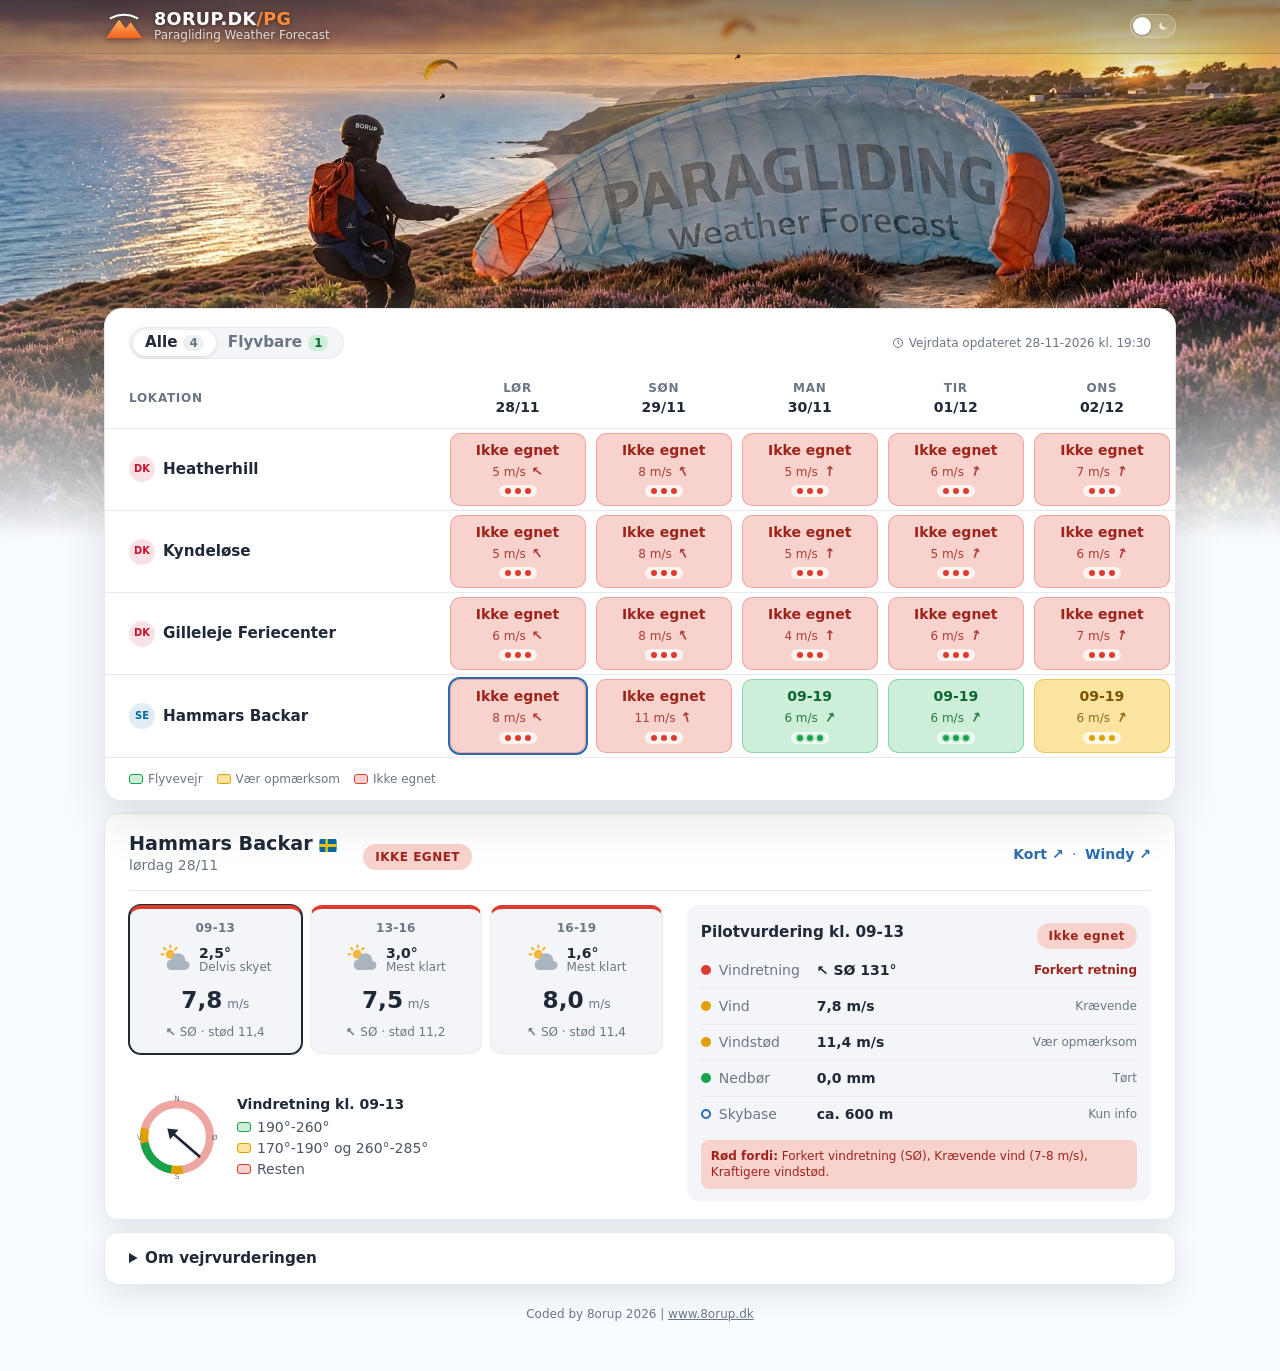
<file: index.html>
<!DOCTYPE html>
<html lang="da">
<head>
<meta charset="UTF-8">
<meta name="viewport" content="width=device-width, initial-scale=1.0">
<meta name="format-detection" content="telephone=no, date=no, address=no, email=no">
<title>Paragliding vejrudsigt for Heatherhill, Kyndeløse, Gilleleje og Hammars Backar</title>
<meta name="description" content="Gratis 5 dages vejrudsigt til paragliding på Heatherhill, Kyndeløse, Gilleleje Feriecenter og Hammars Backar. Vind, vindstød, vindretning og nedbør vurderet med elever og nye piloter i tankerne.">
<meta name="keywords" content="paragliding, paraglider, flyvevejr, vejrudsigt, vind, Heatherhill, Kyndeløse, Gilleleje, Hammars Backar, soaring, Danmark, Sverige">
<meta name="author" content="8orup">
<meta name="robots" content="index, follow, max-image-preview:large">
<meta name="theme-color" content="#f8fbff">
<link rel="canonical" href="https://www.8orup.dk/pg/">

<!-- Deling på Facebook, Messenger, LinkedIn mm. -->
<meta property="og:type" content="website">
<meta property="og:locale" content="da_DK">
<meta property="og:site_name" content="8orup.dk">
<meta property="og:title" content="Paragliding vejrudsigt for elever">
<meta property="og:description" content="5 dages flyvevejr for Heatherhill, Kyndeløse, Gilleleje Feriecenter og Hammars Backar. Se hvornår der kan flyves.">
<meta property="og:url" content="https://www.8orup.dk/pg/">
<meta property="og:image" content="https://www.8orup.dk/pg/borup.jpg">
<meta property="og:image:width" content="2080">
<meta property="og:image:height" content="992">
<meta property="og:image:alt" content="Paraglider der gør klar til start i solnedgang med teksten Paragliding Weather Forecast">

<!-- Deling på X / Twitter -->
<meta name="twitter:card" content="summary_large_image">
<meta name="twitter:title" content="Paragliding vejrudsigt for elever">
<meta name="twitter:description" content="5 dages flyvevejr for Heatherhill, Kyndeløse, Gilleleje Feriecenter og Hammars Backar.">
<meta name="twitter:image" content="https://www.8orup.dk/pg/borup.jpg">

<!-- Struktureret data, så Google forstår hvad siden handler om og hvilke steder den dækker -->
<script type="application/ld+json">
{
  "@context": "https://schema.org",
  "@type": "WebPage",
  "name": "Paragliding vejrudsigt for elever",
  "url": "https://www.8orup.dk/pg/",
  "inLanguage": "da-DK",
  "description": "5 dages vejrudsigt til paragliding med vind, vindstød, vindretning og nedbør for udvalgte flyvesteder i Danmark og Sverige.",
  "image": "https://www.8orup.dk/pg/borup.jpg",
  "author": { "@type": "Person", "name": "8orup", "url": "https://www.8orup.dk" },
  "about": [
    { "@type": "Place", "name": "Heatherhill", "address": { "@type": "PostalAddress", "addressCountry": "DK" },
      "geo": { "@type": "GeoCoordinates", "latitude": 56.0922, "longitude": 12.1463 } },
    { "@type": "Place", "name": "Kyndeløse", "address": { "@type": "PostalAddress", "addressCountry": "DK" },
      "geo": { "@type": "GeoCoordinates", "latitude": 55.7080, "longitude": 11.8417 } },
    { "@type": "Place", "name": "Gilleleje Feriecenter", "address": { "@type": "PostalAddress", "addressCountry": "DK" },
      "geo": { "@type": "GeoCoordinates", "latitude": 56.1256, "longitude": 12.2658 } },
    { "@type": "Place", "name": "Hammars Backar", "address": { "@type": "PostalAddress", "addressCountry": "SE" },
      "geo": { "@type": "GeoCoordinates", "latitude": 55.4142, "longitude": 13.9947 } }
  ]
}
</script>
<link rel="stylesheet" href="style.css?v=85">
<script>
  (function () {
    try {
      var saved = localStorage.getItem("theme");
      if (saved === "light" || saved === "dark") {
        document.documentElement.setAttribute("data-theme", saved);
      }
    } catch (e) {}
  })();
</script>
</head>
<body>

<h1 class="visually-hidden">Paragliding vejrudsigt for Heatherhill, Kyndeløse, Gilleleje Feriecenter og Hammars Backar</h1>

<header class="hero">
  <div class="topbar">
    <div class="topbar-inner">
      <a class="brand" href="https://www.8orup.dk/pg/" aria-label="8orup.dk/pg forside">
        <svg class="brand-logo" viewBox="0 0 48 32" aria-hidden="true">
          <defs>
            <linearGradient id="lg" x1="0" y1="0" x2="0" y2="1">
              <stop offset="0" stop-color="#ffb066"/><stop offset="1" stop-color="#f2621c"/>
            </linearGradient>
          </defs>
          <path d="M2 30 L18 8 L26 18 L32 11 L46 30 Z" fill="url(#lg)"/>
          <path d="M8 6 Q24 -2 40 6" fill="none" stroke="#fff" stroke-width="2.4" stroke-linecap="round"/>
        </svg>
        <span class="brand-text">
          <span class="brand-name">8ORUP.DK<span class="brand-path">/PG</span></span>
          <span class="brand-sub">Paragliding Weather Forecast</span>
        </span>
      </a>
      <div class="topbar-right">
        <button type="button" class="theme-toggle" id="theme-icon" role="switch" aria-checked="false" aria-label="Mørk tilstand" title="Skift lys/mørk">
          <svg class="tt-sun" viewBox="0 0 24 24" aria-hidden="true"><circle cx="12" cy="12" r="4"/><path d="M12 3v2M12 19v2M3 12h2M19 12h2M5.6 5.6l1.4 1.4M17 17l1.4 1.4M5.6 18.4 7 17M17 7l1.4-1.4"/></svg>
          <svg class="tt-moon" viewBox="0 0 24 24" aria-hidden="true"><path d="M20 14.5A8 8 0 0 1 9.5 4a8 8 0 1 0 10.5 10.5z"/></svg>
          <span class="tt-knob"></span>
        </button>
      </div>
    </div>
  </div>
</header>

<main class="wrap">

  <section class="board">
    <div class="board-head">
      <div class="toolbar">
        <div class="segment" id="show" role="group" aria-label="Vis lokationer">
          <button type="button" data-show="all" aria-pressed="true">Alle <span class="count" id="count-all"></span></button>
          <button type="button" data-show="fly" aria-pressed="false">Flyvbare <span class="count" id="count-fly"></span></button>
        </div>
        <span class="board-meta">
            <svg viewBox="0 0 24 24" aria-hidden="true"><circle cx="12" cy="12" r="9"/><path d="M12 7v5l3 2"/></svg>
            <span id="meta">Henter data...</span>
          </span>
      </div>
    </div>

    <div class="matrix-wrap"><table class="matrix" id="matrix"></table></div>
    <div class="site-list" id="site-list"></div>

    <div class="board-foot">
      <div class="legend">
          <span><i class="sw sw-green"></i>Flyvevejr</span>
          <span><i class="sw sw-yellow"></i>Vær opmærksom</span>
          <span><i class="sw sw-red"></i>Ikke egnet</span>
        </div>
    </div>
  </section>

  <aside class="panel detail" id="detail" aria-live="polite"></aside>

  <details class="panel rules">
  <summary>Om vejrvurderingen</summary>
  <div class="rules-grid">
    <div>
      <h3>Vindretning</h3>
      <p>Hver lokation har sine egne grønne og gule retninger. De vises som kompas når du trykker på et felt.</p>
    </div>
    <div>
      <h3>Vindstyrke</h3>
      <ul>
        <li><i class="sw sw-red"></i>Under 3 m/s for lidt vind</li>
        <li><i class="sw sw-yellow"></i>3-4 m/s marginalt</li>
        <li><i class="sw sw-green"></i>4-7 m/s flyvbart</li>
        <li><i class="sw sw-yellow"></i>7-8 m/s krævende</li>
        <li><i class="sw sw-red"></i>Over 8 m/s for kraftig</li>
      </ul>
    </div>
    <div>
      <h3>Vindstød</h3>
      <ul>
        <li><i class="sw sw-green"></i>Til og med 11 m/s</li>
        <li><i class="sw sw-yellow"></i>11-13 m/s</li>
        <li><i class="sw sw-red"></i>Over 13 m/s</li>
      </ul>
    </div>
    <div>
      <h3>Nedbør</h3>
      <ul>
        <li><i class="sw sw-green"></i>Ingen målbar nedbør</li>
        <li><i class="sw sw-yellow"></i>Nedbør i perioder</li>
        <li><i class="sw sw-red"></i>Regn over 1 mm/t</li>
      </ul>
    </div>
    <div>
      <h3>Samlet vurdering</h3>
      <p>Er én faktor ikke egnet, er hele perioden ikke egnet. Ellers giver mindst én gul faktor gul. Er alt grønt, er der flyvevejr.</p>
    </div>
    <div>
      <h3>Tidsvinduer</h3>
      <p>09-13, 13-16 og 16-19. Dagens farve viser det bedste vindue, så én dårlig periode ikke gør hele dagen dårlig.</p>
    </div>
  </div>
  <h3 class="rules-sub">Flyvesteder</h3>
  <p class="rules-lead">Tjek altid flyvestedets status og regler før du flyver. Danske flyvesteder står i
    <a href="https://dhpu.dk/kort-flyveoversigten/" target="_blank" rel="noopener">DHPU's flyveoversigt</a>.
    Grøn betyder åben, gul betyder særlige regler og rød betyder lukket for start.</p>
  <div class="site-info" id="site-info"></div>

  <div class="note">
    <p>Modellen er udviklet med elever og mindre erfarne piloter i tankerne. Den skal gøre det nemmere hurtigt at identificere perioder med potentielt egnede flyveforhold.</p>
    <p>Vurderingen er bevidst konservativ og skal ses som et hjælpemiddel. Den kan ikke erstatte pilotens egen vurdering af forholdene på stedet.</p>
    <p>Vindforhold kan ændre sig hurtigt og lokale forhold kan afvige fra prognosen. Tjek derfor altid forholdene på stedet før du flyver.</p>
    <p>Ser du ingen andre piloter i luften eller på startpladsen, kan der være en god grund til det. Undersøg forholdene og spørg gerne lokale piloter eller en instruktør hvis du er i tvivl.</p>
    <p class="note-strong">Er du i tvivl, så lad være med at flyve.</p>
  </div>


  <div class="contact">
    <img class="contact-photo" src="thomas.jpg" width="400" height="502" alt="Thomas Borup" loading="lazy">
    <div class="contact-body">
      <h3>Har du et forslag?</h3>
      <p>Forslag til nye flyvesteder eller forbedringer af siden er meget velkomne.</p>
      <a class="contact-mail" href="mailto:thomas.borup@hotmail.com">
        <svg viewBox="0 0 24 24" aria-hidden="true"><rect x="3" y="5" width="18" height="14" rx="2"/><path d="m3 7 9 6 9-6"/></svg>
        thomas.borup@hotmail.com
      </a>
      <p class="contact-sign">Med venlig hilsen<br><strong>Thomas Borup</strong></p>
    </div>
  </div>
</details>


  <footer class="page-footer">
    <p>Coded by 8orup 2026 | <a href="https://www.8orup.dk" target="_blank" rel="noopener">www.8orup.dk</a></p>
  </footer>

</main>

<div class="scrim" id="scrim"></div>

<script>
  // ---------- Tema skift (lys / mørk) ----------
  // Én lille ikonknap: viser månen i lys tilstand og solen i mørk
  const themeBtn = document.getElementById("theme-icon");

  function applyThemeIcon() {
    const dark = document.documentElement.getAttribute("data-theme") === "dark";
    themeBtn.setAttribute("aria-checked", dark ? "true" : "false");
  }
  applyThemeIcon();

  themeBtn.addEventListener("click", () => {
    const next = document.documentElement.getAttribute("data-theme") === "dark" ? "light" : "dark";
    document.documentElement.setAttribute("data-theme", next);
    try { localStorage.setItem("theme", next); } catch (e) {}
    applyThemeIcon();
  });

  // ---------- Konstanter og hjælpere ----------
  const STATUS_LABEL = { green: "Flyvevejr", yellow: "Vær opmærksom", red: "Ikke egnet", grey: "For lidt vind" };
  const STATUS_SHORT = { green: "Ja", yellow: "Gul", red: "No-go", grey: "No-go" };
  // I oversigten vises For lidt vind som Ikke egnet. Detaljerne viser stadig den præcise årsag
  const CELL_LABEL = { green: "Flyvevejr", yellow: "Vær opmærksom", red: "Ikke egnet", grey: "Ikke egnet" };
  const STATUS_RANK  = { green: 0, yellow: 1, grey: 2, red: 3 };

  const COUNTRY_NAME = { DK: "Danmark", SE: "Sverige", NO: "Norge", DE: "Tyskland" };
  // Rækkefølge af lande i oversigt og filtre. Ukendte lande kommer til sidst
  const COUNTRY_ORDER = ["DK", "SE", "NO", "DE"];
  const FLAG_EMOJI   = { "🇸🇪": "SE", "🇩🇰": "DK", "🇳🇴": "NO", "🇩🇪": "DE" };

  // Rigtige flag som SVG. Windows viser flag-emojis som bogstaver
  const FLAG_SVG = {
    SE: '<svg viewBox="0 0 37 28"><rect width="37" height="28" fill="#006AA7"/><rect x="13" width="5" height="28" fill="#FECC02"/><rect y="11" width="37" height="6" fill="#FECC02"/></svg>',
    DK: '<svg viewBox="0 0 37 28"><rect width="37" height="28" fill="#C8102E"/><rect x="12" width="6" height="28" fill="#fff"/><rect y="11" width="37" height="6" fill="#fff"/></svg>',
    NO: '<svg viewBox="0 0 22 16"><rect width="22" height="16" fill="#BA0C2F"/><rect x="6" width="4" height="16" fill="#fff"/><rect y="6" width="22" height="4" fill="#fff"/><rect x="7" width="2" height="16" fill="#00205B"/><rect y="7" width="22" height="2" fill="#00205B"/></svg>',
    DE: '<svg viewBox="0 0 5 3"><rect width="5" height="1" fill="#000"/><rect y="1" width="5" height="1" fill="#DD0000"/><rect y="2" width="5" height="1" fill="#FFCE00"/></svg>'
  };

  const WEEKDAYS      = ["Søn", "Man", "Tir", "Ons", "Tor", "Fre", "Lør"];
  const WEEKDAYS_FULL = ["søndag", "mandag", "tirsdag", "onsdag", "torsdag", "fredag", "lørdag"];

  const num1 = v => v.toFixed(1).replace(".", ",");
  const pad2 = v => String(v).padStart(2, "0");
  const parseDate = iso => new Date(iso + "T00:00:00");
  const ddmm = iso => { const d = parseDate(iso); return pad2(d.getDate()) + "/" + pad2(d.getMonth() + 1); };

  // PowerShell 5.1 kan skrive et array med ét element som en enkelt værdi
  function toArray(v) {
    if (!v) return [];
    if (Array.isArray(v)) return v;
    if (Array.isArray(v.value)) return v.value;
    return [v];
  }

  function countryOf(site) {
    return site.country || FLAG_EMOJI[site.flag] || "XX";
  }

  function countryList(sites) {
    const rank = c => { const i = COUNTRY_ORDER.indexOf(c); return i < 0 ? 99 : i; };
    return [...new Set(sites.map(countryOf))].sort((a, b) => rank(a) - rank(b));
  }

  function flagHtml(code) {
    return FLAG_SVG[code] ? '<span class="flag">' + FLAG_SVG[code] + '</span>' : "";
  }

  function windArrow(degrees) {
    // Pilen peger derhen vinden blæser hen
    return '<span class="arrow" style="transform: rotate(' + ((degrees + 180) % 360) + 'deg)">&#8593;</span>';
  }

  // Egne SVG-vejrikoner så de ser ens ud på alle platforme
  const WEATHER_ICON = {
    clear:
      '<svg viewBox="0 0 24 24"><circle cx="12" cy="12" r="5" fill="#f6b73c"/>' +
      '<g stroke="#f6b73c" stroke-width="2" stroke-linecap="round">' +
      '<line x1="12" y1="1.5" x2="12" y2="4"/><line x1="12" y1="20" x2="12" y2="22.5"/>' +
      '<line x1="1.5" y1="12" x2="4" y2="12"/><line x1="20" y1="12" x2="22.5" y2="12"/>' +
      '<line x1="4.6" y1="4.6" x2="6.3" y2="6.3"/><line x1="17.7" y1="17.7" x2="19.4" y2="19.4"/>' +
      '<line x1="4.6" y1="19.4" x2="6.3" y2="17.7"/><line x1="17.7" y1="6.3" x2="19.4" y2="4.6"/></g></svg>',
    partly:
      '<svg viewBox="0 0 24 24"><circle cx="8" cy="8" r="3.2" fill="#f6b73c"/>' +
      '<g stroke="#f6b73c" stroke-width="1.6" stroke-linecap="round">' +
      '<line x1="8" y1="1.8" x2="8" y2="3"/><line x1="1.8" y1="8" x2="3" y2="8"/>' +
      '<line x1="3.6" y1="3.6" x2="4.5" y2="4.5"/><line x1="12.4" y1="3.6" x2="11.5" y2="4.5"/></g>' +
      '<path d="M9 19a3.6 3.6 0 0 1-.5-7.15A5 5 0 0 1 18.5 12.5 3.2 3.2 0 0 1 18 19H9z" fill="#aab3c0"/></svg>',
    cloud:
      '<svg viewBox="0 0 24 24"><path d="M7 18a4 4 0 0 1-.6-7.95A5.5 5.5 0 0 1 17.5 11 3.5 3.5 0 0 1 17 18H7z" fill="#aab3c0"/></svg>',
    fog:
      '<svg viewBox="0 0 24 24"><path d="M7 13a4 4 0 0 1-.6-7.95A5.5 5.5 0 0 1 17.5 6 3.5 3.5 0 0 1 17 13H7z" fill="#aab3c0"/>' +
      '<g stroke="#9aa4b2" stroke-width="2" stroke-linecap="round"><line x1="6" y1="17" x2="18" y2="17"/><line x1="8" y1="20" x2="16" y2="20"/></g></svg>',
    rain:
      '<svg viewBox="0 0 24 24"><path d="M7 15a4 4 0 0 1-.6-7.95A5.5 5.5 0 0 1 17.5 8 3.5 3.5 0 0 1 17 15H7z" fill="#aab3c0"/>' +
      '<g stroke="#4a90d9" stroke-width="2" stroke-linecap="round"><line x1="9" y1="18" x2="8" y2="21"/><line x1="13" y1="18" x2="12" y2="21"/><line x1="17" y1="18" x2="16" y2="21"/></g></svg>',
    snow:
      '<svg viewBox="0 0 24 24"><path d="M7 14a4 4 0 0 1-.6-7.95A5.5 5.5 0 0 1 17.5 7 3.5 3.5 0 0 1 17 14H7z" fill="#aab3c0"/>' +
      '<g fill="#8fbce8"><circle cx="9" cy="19" r="1.3"/><circle cx="13" cy="19" r="1.3"/><circle cx="17" cy="19" r="1.3"/></g></svg>',
    thunder:
      '<svg viewBox="0 0 24 24"><path d="M7 14a4 4 0 0 1-.6-7.95A5.5 5.5 0 0 1 17.5 7 3.5 3.5 0 0 1 17 14H7z" fill="#aab3c0"/>' +
      '<path d="M12 13l-3 5h2.2l-1 4 4-6h-2.4l1.2-3z" fill="#f6b73c"/></svg>'
  };

  // WMO-vejrkode fra open-meteo oversat til et af vores ikoner
  function weatherIconKey(code) {
    if (code === 0) return "clear";
    if (code <= 2) return "partly";
    if (code === 3) return "cloud";
    if (code === 45 || code === 48) return "fog";
    if (code >= 51 && code <= 67) return "rain";
    if (code >= 71 && code <= 77) return "snow";
    if (code >= 80 && code <= 82) return "rain";
    if (code >= 85 && code <= 86) return "snow";
    if (code >= 95) return "thunder";
    return "cloud";
  }

  function weatherIconHtml(code) {
    if (typeof code !== "number") return "";
    return WEATHER_ICON[weatherIconKey(code)] || "";
  }

  // ---------- Kompas ----------

  // Buer fra weather.json kan være {from,to} eller [from,to]
  function arcList(v) {
    return toArray(v).map(a => Array.isArray(a) ? { from: a[0], to: a[1] } : { from: a.from, to: a.to })
                     .filter(a => typeof a.from === "number" && typeof a.to === "number");
  }

  function arcText(v) {
    return arcList(v).map(a => a.from + "°-" + a.to + "°").join(" og ");
  }

  function arcPath(cx, cy, r, from, to) {
    if (to < from) to += 360;
    const a1 = (from - 90) * Math.PI / 180;
    const a2 = (to - 90) * Math.PI / 180;
    const large = (to - from) > 180 ? 1 : 0;
    return "M" + (cx + r * Math.cos(a1)) + " " + (cy + r * Math.sin(a1)) +
           " A" + r + " " + r + " 0 " + large + " 1 " + (cx + r * Math.cos(a2)) + " " + (cy + r * Math.sin(a2));
  }

  function compassSvg(site, degrees) {
    let s = '<svg width="96" height="96" viewBox="0 0 96 96" role="img" aria-label="Kompas med gode vindretninger">';
    s += '<circle cx="48" cy="48" r="36" fill="none" stroke="var(--red)" stroke-opacity=".45" stroke-width="9"/>';
    arcList(site.fairArcs).forEach(a => s += '<path d="' + arcPath(48, 48, 36, a.from, a.to) + '" fill="none" stroke="var(--yellow)" stroke-width="9"/>');
    arcList(site.goodArcs).forEach(a => s += '<path d="' + arcPath(48, 48, 36, a.from, a.to) + '" fill="none" stroke="var(--green)" stroke-width="9"/>');
    [["N", 48, 9], ["Ø", 89, 51], ["S", 48, 94], ["V", 7, 51]].forEach(l =>
      s += '<text x="' + l[1] + '" y="' + l[2] + '" font-size="8" text-anchor="middle" fill="var(--muted)">' + l[0] + '</text>');
    // Pilen kommer ind fra vindretningen mod midten
    s += '<g transform="rotate(' + degrees + ' 48 48)">' +
           '<line x1="48" y1="16" x2="48" y2="56" stroke="var(--strong)" stroke-width="3" stroke-linecap="round"/>' +
           '<path d="M41 52 L48 62 L55 52 Z" fill="var(--strong)"/></g>';
    return s + '</svg>';
  }

  // ---------- Tilstand ----------
  let DATA = null;
  const state = { country: "ALL", onlyFly: false, sort: false, site: null, day: 0, win: null };

  // Flyvbare = mindst én grøn dag i prognosen. Gule dage tæller ikke med
  function isFlyable(site) {
    return site.days.some(d => d.status === "green");
  }

  function visibleSites() {
    let list = DATA.sites.slice();
    if (state.country !== "ALL") list = list.filter(s => countryOf(s) === state.country);
    if (state.onlyFly) list = list.filter(isFlyable);
    if (state.sort) {
      const di = state.day;
      list.sort((a, b) => (STATUS_RANK[(a.days[di] || {}).status] ?? 9) - (STATUS_RANK[(b.days[di] || {}).status] ?? 9));
    }
    return list;
  }

  // ---------- Filtre ----------
  // Antal i knapperne Alle og Flyvbare
  function renderFilters() {
    document.getElementById("count-all").textContent = DATA.sites.length;
    document.getElementById("count-fly").textContent = DATA.sites.filter(isFlyable).length;
    document.querySelectorAll("[data-show]").forEach(b =>
      b.setAttribute("aria-pressed", (b.dataset.show === "fly") === state.onlyFly));
  }

  // ---------- Oversigt ----------
  function cellHtml(site, day, dayIndex, compact) {
    const selected = state.site === site.name && state.day === dayIndex;
    const label = compact ? STATUS_SHORT[day.status] : CELL_LABEL[day.status];
    const top = day.bestTime ? day.bestTime.split(", ")[0] : label;

    return '<button type="button" class="cell st-' + day.status + (selected ? ' selected' : '') + '" ' +
             'data-site="' + site.name + '" data-day="' + dayIndex + '" ' +
             'aria-label="' + site.name + ', ' + WEEKDAYS_FULL[parseDate(day.date).getDay()] + ': ' + STATUS_LABEL[day.status] + '">' +
             '<b>' + top + '</b>' +
             (compact ? '' : '<span class="sub">' + Math.round(day.wind) + ' m/s <span title="' + day.direction + ' ' + Math.round(day.degrees) + '°">' + windArrow(day.degrees) + '</span></span>') +
             windowDotsHtml(day) +
           '</button>';
  }

  // 3 prikker: én pr. tidsvindue (09-13, 13-16, 16-19)
  function windowDotsHtml(day) {
    const w = toArray(day.windows);
    if (!w.length) return '';
    return '<span class="wdots" aria-hidden="true">' +
             w.map(x => '<i class="wd wd-' + x.status + '" title="' + x.range + ': ' + (STATUS_LABEL[x.status] || x.status) + '"></i>').join('') +
           '</span>';
  }

  function dayLabel(iso, todayIso) {
    return iso === todayIso ? "I dag" : WEEKDAYS[parseDate(iso).getDay()];
  }

  function siteMetaHtml(site) {
    const good = arcText(site.goodArcs);
    return good ? '<div class="site-meta">Grøn ' + good + '</div>' : '';
  }

  function badgeHtml(site) {
    const c = countryOf(site);
    return '<span class="cc cc-' + c + '">' + c + '</span>';
  }

  // Lande i fast rækkefølge, medmindre der sorteres efter bedste status
  function orderedSites() {
    const list = visibleSites();
    if (state.sort) return list;
    return countryList(list).flatMap(c => list.filter(s => countryOf(s) === c));
  }

  function renderMatrix() {
    const list = orderedSites();
    const days = DATA.sites[0].days;
    const todayIso = localIso(new Date());
    const cols = days.length + 1;

    // Tabel til bred skærm
    let h = '<thead><tr><th class="site">Lokation</th>';
    days.forEach(d => {
      h += '<th class="' + (d.date === todayIso ? 'today' : '') + '">' + dayLabel(d.date, todayIso) +
             '<small>' + ddmm(d.date) + '</small></th>';
    });
    h += '</tr></thead><tbody>';

    list.forEach(site => {
      h += '<tr><td class="site"><div class="site-name">' + badgeHtml(site) + site.name + '</div>'  + '</td>';
      site.days.forEach((d, i) => h += '<td>' + cellHtml(site, d, i) + '</td>');
      h += '</tr>';
    });

    if (!list.length) h += '<tr><td colspan="' + cols + '" class="empty">Ingen lokationer matcher filteret</td></tr>';
    document.getElementById("matrix").innerHTML = h + '</tbody>';

    // Kort pr. lokation til mobil
    let m = '';
    list.forEach(site => {
      m += '<div class="site-card">' +
             '<div class="site-card-head"><div><div class="site-name">' + badgeHtml(site) + site.name + '</div>'  + '</div>' +
             '<span class="country-tag">' + (COUNTRY_NAME[countryOf(site)] || countryOf(site)) + '</span></div>' +
             '<div class="mini-days" style="--days:' + site.days.length + '">';
      site.days.forEach((d, i) => {
        m += '<div class="mini-day"><span class="mini-label">' + dayLabel(d.date, todayIso) + '</span>' + cellHtml(site, d, i, true) + '</div>';
      });
      m += '</div></div>';
    });
    if (!list.length) m = '<p class="empty">Ingen lokationer matcher filteret</p>';
    document.getElementById("site-list").innerHTML = m;
  }

  // ---------- Detaljer ----------
  const RANK = { green: 3, yellow: 2, grey: 1, red: 0 };

  // Bedste vindue. Ved lige status vælges det med mindst vind
  function bestWindowIndex(windows) {
    let best = 0;
    windows.forEach((w, i) => {
      const a = RANK[w.status] || 0, b = RANK[windows[best].status] || 0;
      if (a > b || (a === b && w.wind < windows[best].wind && a > 0)) best = i;
    });
    return best;
  }

  // Skybase i meter. Bruger cloudBase fra weather.json eller beregner ud fra dugpunkt
  function cloudBase(w) {
    let m = typeof w.cloudBase === "number" ? w.cloudBase
          : (typeof w.dewPoint === "number" && typeof w.temperature === "number") ? 125 * (w.temperature - w.dewPoint)
          : null;
    if (m === null || m < 0) return null;
    return (Math.round(m / 100) * 100).toLocaleString("da-DK");
  }

  // WMO-vejrkode som kort dansk tekst
  function weatherText(code) {
    if (typeof code !== "number") return "";
    if (code === 0) return "Klart";
    if (code === 1) return "Mest klart";
    if (code === 2) return "Delvis skyet";
    if (code === 3) return "Overskyet";
    if (code === 45 || code === 48) return "Tåge";
    if (code >= 51 && code <= 55) return "Støvregn";
    if (code === 56 || code === 57) return "Isslag";
    if (code === 61) return "Let regn";
    if (code === 63) return "Regn";
    if (code === 65) return "Kraftig regn";
    if (code === 66 || code === 67) return "Isregn";
    if (code >= 71 && code <= 77) return "Sne";
    if (code >= 80 && code <= 82) return "Regnbyger";
    if (code === 85 || code === 86) return "Snebyger";
    if (code >= 95) return "Torden";
    return "";
  }

  // Ligger retningen i en bue. Samme logik som Test-InArc i scriptet
  function inArc(deg, a) {
    deg = ((deg % 360) + 360) % 360;
    return a.from <= a.to ? deg >= a.from && deg <= a.to : deg >= a.from || deg <= a.to;
  }

  // Pilotvurdering pr. faktor. Samme grænser som scriptet og pg.md
  function factorList(site, w) {
    const f = [];

    let dir = "red", dirTxt = "Forkert retning";
    if (arcList(site.goodArcs).some(a => inArc(w.degrees, a)))      { dir = "green";  dirTxt = "God retning"; }
    else if (arcList(site.fairArcs).some(a => inArc(w.degrees, a))) { dir = "yellow"; dirTxt = "Marginal retning"; }
    f.push({ st: dir, k: "Vindretning", v: windArrow(w.degrees) + ' ' + w.direction + ' ' + Math.round(w.degrees) + '°', t: dirTxt });

    const v = w.wind;
    const ws = v > 8 ? ["red", "For kraftig"] : v >= 7 ? ["yellow", "Krævende"] : v >= 4 ? ["green", "Flyvbart"]
             : v >= 3 ? ["yellow", "Marginalt"] : ["grey", "For lidt vind"];
    f.push({ st: ws[0], k: "Vind", v: num1(v) + ' m/s', t: ws[1] });

    const g = w.gust;
    const gs = g > 13 ? ["red", "Ikke egnet"] : g > 11 ? ["yellow", "Vær opmærksom"] : ["green", "Godkendt"];
    f.push({ st: gs[0], k: "Vindstød", v: num1(g) + ' m/s', t: gs[1] });

    const p = w.precipitation || 0;
    const ps = p > 1 ? ["red", "Regn"] : p > 0 ? ["yellow", "Nedbør i perioder"] : ["green", "Tørt"];
    f.push({ st: ps[0], k: "Nedbør", v: num1(p) + ' mm', t: ps[1] });

    const base = cloudBase(w);
    if (base) f.push({ st: "info", k: "Skybase", v: 'ca. ' + base + ' m', t: "Kun info" });

    return f;
  }

  // Forklaring på vinduets farve. Årsagerne kommer fra scriptet
  function whyText(w) {
    const r = w.reason || "";
    if (w.status === "green")  return '<b>Grøn:</b> Alle faktorer er inden for grænserne.';
    if (w.status === "grey")   return '<b>Grå:</b> For lidt vind til at flyve.';
    if (w.status === "yellow") return '<b>Gul fordi:</b> ' + r + '.';
    return '<b>Rød fordi:</b> ' + r + '.';
  }

  function renderDetail() {
    const el = document.getElementById("detail");
    const site = DATA.sites.find(s => s.name === state.site);
    const day = site && site.days[state.day];

    if (!day) { el.innerHTML = '<p class="empty">Vælg et felt i oversigten</p>'; return; }

    const windows = toArray(day.windows).filter(w => w && typeof w.wind === "number");
    if (state.win === null || !windows[state.win]) state.win = bestWindowIndex(windows);
    const sel = windows[state.win] || day;

    // 1. Hoved: sted, dato, dagens status og links
    let h =
      '<div class="dt-head">' +
        '<div class="dt-title">' +
          '<h2>' + site.name + ' ' + flagHtml(countryOf(site)) + '</h2>' +
          '<div class="date">' + WEEKDAYS_FULL[parseDate(day.date).getDay()] + ' ' + ddmm(day.date) + '</div>' +
        '</div>' +
        '<div class="dt-day">' +
          '<span class="pill st-' + day.status + '">' + STATUS_LABEL[day.status].toUpperCase() + '</span>' +
          (day.bestTime ? '<span class="best">Bedste flyvetid <b>' + day.bestTime + '</b></span>' : '') +
        '</div>' +
        '<button class="close" id="detail-close" type="button" aria-label="Luk">&times;</button>' +
      '</div>';

    // 2. Tidsvinduer: vejr og vind. Tryk for at vælge
    if (windows.length) {
      h += '<div class="dt-wins" role="tablist" aria-label="Tidsvinduer">';
      windows.forEach((w, i) => {
        const on = i === state.win;
        h += '<button type="button" role="tab" class="wcard st-' + w.status + (on ? ' active' : '') + '" data-win="' + i + '" aria-selected="' + on + '">' +
               '<span class="wc-time">' + w.range + '</span>' +
               '<span class="wc-wx">' + weatherIconHtml(w.weatherCode) +
                 '<span><b>' + num1(w.temperature) + '°</b><small>' + weatherText(w.weatherCode) + '</small></span></span>' +
               '<span class="wc-windrow">' +
                 '<span class="wc-wind"><b>' + num1(w.wind) + '</b> m/s</span>' +
                 '<span class="wc-dir">' + windArrow(w.degrees) + '<span class="wc-dl"> ' + w.direction + ' ·</span> stød <span class="wc-g1">' + num1(w.gust) + '</span><span class="wc-gu"><b>' + Math.round(w.gust) + '</b> m/s</span></span>' +
               '</span>' +
             '</button>';
      });
      h += '</div>';
    }

    // 3. Kompas for det valgte vindue
    if (arcList(site.goodArcs).length) {
      h += '<section class="dt-compass">' + compassSvg(site, sel.degrees) +
             '<ul class="compass-txt">' +
               '<li class="ct-head">Vindretning kl. ' + (sel.range || '') + '</li>' +
               '<li><i class="sw sw-green"></i>' + arcText(site.goodArcs) + '</li>' +
               (arcList(site.fairArcs).length ? '<li><i class="sw sw-yellow"></i>' + arcText(site.fairArcs) + '</li>' : '') +
               '<li><i class="sw sw-red"></i>Resten</li>' +
             '</ul></section>';
    }

    // 4. Pilotvurdering for det valgte vindue
    const factors = factorList(site, sel);
    h += '<section class="dt-pilot">' +
           '<div class="pv-head"><h3>Pilotvurdering kl. ' + (sel.range || '') + '</h3>' +
             '<span class="pill st-' + sel.status + '">' + STATUS_LABEL[sel.status] + '</span></div>' +
           '<ul class="pv-list">' +
             factors.map(f =>
               '<li class="pv-' + f.st + '"><i></i><span class="k">' + f.k + '</span>' +
               '<span class="v">' + f.v + '</span><span class="t">' + f.t + '</span></li>').join('') +
           '</ul>' +
           '<p class="pv-note pv-why-' + sel.status + '">' + whyText(sel) + '</p>' +
         '</section>';

    // 5. Links nederst
    if (siteLinks(site).length) {
      h += '<div class="links dt-links">' + siteLinks(site).join(' <span class="sep">·</span> ') + '</div>';
    }

    el.innerHTML = h;
    document.getElementById("detail-close").addEventListener("click", closeDetail);
  }

  const detailEl = document.getElementById("detail");
  const scrimEl = document.getElementById("scrim");

  function openDetail()  { detailEl.classList.add("open");    scrimEl.classList.add("open"); }
  function closeDetail() { detailEl.classList.remove("open"); scrimEl.classList.remove("open"); }

  // Kort, Windy og DHPU. Bruges både i detaljerne og under Om vejrvurderingen
  function siteLinks(site) {
    const links = [];
    if (typeof site.latitude === "number" && typeof site.longitude === "number") {
      links.push('<a href="https://www.google.com/maps?q=' + site.latitude + ',' + site.longitude + '" target="_blank" rel="noopener">Kort &#8599;</a>');
    }
    if (site.windy) links.push('<a href="' + site.windy + '" target="_blank" rel="noopener">Windy &#8599;</a>');
    if (site.infoUrl) links.push('<a href="' + site.infoUrl + '" target="_blank" rel="noopener">' + (site.infoLabel || "Status og regler") + ' &#8599;</a>');
    return links;
  }

  // Flyvesteder under Forudsætninger for vurdering. Alt kommer fra weather.json
  function renderSiteInfo() {
    const el = document.getElementById("site-info");
    el.innerHTML = orderedSitesAll().map(site => {
      const good = arcText(site.goodArcs);
      const fair = arcText(site.fairArcs);
      const links = siteLinks(site);

      return '<div class="site-info-item">' +
               '<div class="site-name">' + badgeHtml(site) + site.name + '</div>' +
               '<ul>' +
                 (good ? '<li><i class="sw sw-green"></i>' + good + '</li>' : '') +
                 (fair ? '<li><i class="sw sw-yellow"></i>' + fair + '</li>' : '') +
                 (good ? '<li><i class="sw sw-red"></i>Resten</li>' : '') +
               '</ul>' +
               (site.info ? '<p>' + site.info + '</p>' : '') +
               (links.length ? '<p class="site-links">' + links.join(" · ") + '</p>' : '') +
             '</div>';
    }).join("");
  }

  // Alle lokationer i landerækkefølge uden filter
  function orderedSitesAll() {
    return countryList(DATA.sites).flatMap(c => DATA.sites.filter(s => countryOf(s) === c));
  }

  function renderAll() { renderFilters(); renderMatrix(); renderDetail(); renderSiteInfo(); }

  // ---------- Hændelser ----------
  document.getElementById("show").addEventListener("click", e => {
    const b = e.target.closest("[data-show]");
    if (!b) return;
    state.onlyFly = b.dataset.show === "fly";
    renderFilters();
    renderMatrix();
  });

  // Klik på en boks. Gælder både tabellen på computer og kortene på mobil
  function onCellClick(e) {
    const b = e.target.closest(".cell");
    if (!b) return;
    state.site = b.dataset.site;
    state.day = Number(b.dataset.day);
    state.win = null;
    renderMatrix();
    renderDetail();
    openDetail();
    // På computer ligger detaljerne under oversigten. Rul dem i syne hvis de er skjult
    if (window.matchMedia("(min-width: 901px)").matches) {
      detailEl.scrollIntoView({ behavior: "smooth", block: "nearest" });
    }
  }

  document.getElementById("matrix").addEventListener("click", onCellClick);
  document.getElementById("site-list").addEventListener("click", onCellClick);

  // Klik på et tidsvindue i detaljerne
  detailEl.addEventListener("click", e => {
    const w = e.target.closest(".wcard[data-win]");
    if (!w) return;
    state.win = Number(w.dataset.win);
    renderDetail();
  });

  scrimEl.addEventListener("click", closeDetail);
  document.addEventListener("keydown", e => { if (e.key === "Escape") closeDetail(); });

  // Lokal dato som yyyy-MM-dd. toISOString giver UTC og kan skifte dag ved midnat
  function localIso(d) {
    return d.getFullYear() + "-" + pad2(d.getMonth() + 1) + "-" + pad2(d.getDate());
  }

  // Fuld dato og tid, fx "06-10-2026 kl. 17:44"
  function updatedAt(iso) {
    const d = new Date(iso);
    // Årstallet skjules på de smalleste telefoner, så teksten kan være på 1 linje
    return pad2(d.getDate()) + "-" + pad2(d.getMonth() + 1) + '<span class="meta-year">-' + d.getFullYear() + '</span>' +
           " kl. " + pad2(d.getHours()) + ":" + pad2(d.getMinutes());
  }

  function relativeTime(iso) {
    const min = Math.round((Date.now() - new Date(iso).getTime()) / 60000);
    if (min < 1) return "lige nu";
    if (min < 60) return "for " + min + " min siden";
    const t = Math.floor(min / 60);
    if (t < 24) return "for " + t + (t === 1 ? " time" : " timer") + " siden";
    return "den " + ddmm(iso.slice(0, 10));
  }

  function renderMeta() {
    if (!DATA) return;
    // "Vejrdata" skjules på meget smalle skærme, så teksten kan stå på 1 linje
    document.getElementById("meta").innerHTML =
      '<span class="meta-word"><span class="meta-lead">Vejrdata o</span><span class="meta-lead-short">O</span>pdateret </span>' + updatedAt(DATA.updated);
  }

  // Finder første dag efter i dag hvor mindst én lokation kan flyves.
  // Grøn foretrækkes frem for gul samme dag
  function nextFlyable(todayIso) {
    const dates = DATA.sites[0].days.map(d => d.date).filter(d => d > todayIso);
    for (const date of dates) {
      const hits = [];
      DATA.sites.forEach(site => {
        const di = site.days.findIndex(d => d.date === date);
        const d = site.days[di];
        if (d && (d.status === "green" || d.status === "yellow")) hits.push({ site, day: d, di });
      });
      if (hits.length) {
        hits.sort((a, b) => STATUS_RANK[a.day.status] - STATUS_RANK[b.day.status]);
        return { date, hits };
      }
    }
    return null;
  }

  // Første besøg: den valgte boks pulserer 2 gange og viser "Tryk for detaljer".
  // Det huskes i browseren, så det ikke gentages ved næste besøg
  const HINT_KEY = "tapHintShown";

  function showTapHint() {
    try { if (localStorage.getItem(HINT_KEY)) return; } catch (e) {}

    // Både tabel og mobilkort findes i siden. Brug den der er synlig
    const cell = [...document.querySelectorAll(".cell.selected")].find(c => c.offsetParent !== null);
    if (!cell) return;

    setTimeout(() => {
      cell.classList.add("hint-pulse");
      cell.addEventListener("animationend", e => {
        if (e.animationName === "tap-pulse") cell.classList.remove("hint-pulse");
      });
    }, 700);

    try { localStorage.setItem(HINT_KEY, "1"); } catch (e) {}
  }

  function formatUpdated(iso) {
    const d = new Date(iso);
    return "Vejrinformation sidst opdateret " + pad2(d.getDate()) + "/" + pad2(d.getMonth() + 1) + "/" + d.getFullYear() +
           " " + pad2(d.getHours()) + ":" + pad2(d.getMinutes()) + " via api.open-meteo.com";
  }

  // ---------- Hent data ----------
  fetch("weather.json?" + Date.now())
    .then(r => {
      if (!r.ok) throw new Error("HTTP " + r.status);
      return r.json();
    })
    .then(data => {
      data.sites = toArray(data.sites);
      data.sites.forEach(s => s.days = toArray(s.days));
      DATA = data;

      // Start med den lokation der ser bedst ud i dag
      const first = data.sites.slice().sort((a, b) =>
        (STATUS_RANK[(a.days[0] || {}).status] ?? 9) - (STATUS_RANK[(b.days[0] || {}).status] ?? 9))[0];
      state.site = first ? first.name : null;

      // Kan der ikke flyves nogen steder i dag, vælges næste mulighed i stedet
      const todayStatus = first && first.days[0] ? first.days[0].status : null;
      if (todayStatus !== "green" && todayStatus !== "yellow") {
        const next = nextFlyable(localIso(new Date()));
        if (next) { state.site = next.hits[0].site.name; state.day = next.hits[0].di; }
      }

      renderMeta();
      setInterval(renderMeta, 60000);
      renderAll();
      showTapHint();
    })
    .catch(err => {
      document.getElementById("meta").textContent = "Kunne ikke hente weather.json (" + err.message + ")";
    });
</script>

</body>
</html>
</file>
<file: style.css>
:root {
  --bg: #f8fbff;
  --text: #4b5563;
  --strong: #1f2937;
  --muted: #6b7684;
  --line: #e7eaee;
  --card-bg: #ffffff;
  --card-shadow: 0 2px 10px rgba(20, 25, 35, 0.06);
  --surface: #f3f5f8;
  --accent: #2b6cb0;

  --green: #16a34a;
  --green-bg: #cdeed9;
  --green-text: #0b6630;

  --yellow: #e0a100;
  --yellow-bg: #fbe3a0;
  --yellow-text: #7d5300;

  --red: #dc3b2e;
  --red-bg: #f8d2cd;
  --red-text: #9e231a;

  --grey: #b8c0cc;
  --grey-bg: #eef1f4;
  --grey-text: #6b7684;
}

:root[data-theme="dark"] {
  /* Lysere mørk tilstand: skifergrå i stedet for næsten sort */
  --bg: #262b33;
  --text: #d3d9e0;
  --strong: #f1f4f7;
  --muted: #a0a9b4;
  --line: #3d444f;
  --card-bg: #2f3540;
  --card-shadow: 0 2px 12px rgba(0, 0, 0, 0.28);
  --surface: #38404b;
  --accent: #7ab4f0;

  --green: #3ccf7f;
  --green-bg: rgba(46, 204, 113, 0.32);
  --green-text: #8ff0b8;

  --yellow: #f0bb3c;
  --yellow-bg: rgba(240, 187, 60, 0.32);
  --yellow-text: #ffdb85;

  --red: #f0675b;
  --red-bg: rgba(240, 103, 91, 0.32);
  --red-text: #ffb4ab;

  --grey: #7c8693;
  --grey-bg: rgba(255, 255, 255, 0.08);
  --grey-text: #b6bfc9;
}

html[data-theme="dark"] { background: #262b33; }

* { box-sizing: border-box; margin: 0; padding: 0; }

body {
  font-family: system-ui, -apple-system, "Segoe UI", Roboto, sans-serif;
  background: var(--bg);
  color: var(--text);
  line-height: 1.5;
  padding-bottom: 48px;
}

.wrap {
  max-width: 1200px;
  margin: 0 auto;
  padding: 0 24px;
  display: grid;
  gap: 16px;
}

button { font: inherit; color: inherit; }

.visually-hidden {
  position: absolute;
  width: 1px;
  height: 1px;
  padding: 0;
  margin: -1px;
  overflow: hidden;
  clip: rect(0, 0, 0, 0);
  white-space: nowrap;
  border: 0;
}

/* ---------- Header ----------
   Billedet med logoet går fra kant til kant og glider over i baggrunden.
   Oversigten lægger sig op over den nederste del af billedet */

.hero {
  position: relative;
  height: clamp(300px, 42vw, 560px);
  background: #2a2a2a url("borup.jpg") center 38% / cover;
  overflow: hidden;
}

.hero::after {
  content: "";
  position: absolute;
  inset: 0;
  background:
    linear-gradient(180deg, rgba(10, 14, 20, 0.35) 0%, rgba(10, 14, 20, 0) 22%),
    linear-gradient(0deg, var(--bg) 0%, rgba(0, 0, 0, 0) 28%);
  pointer-events: none;
}

.hero-top {
  position: relative;
  z-index: 2;
  max-width: 1200px;
  margin: 0 auto;
  padding: 20px 24px;
  display: flex;
  justify-content: space-between;
  align-items: center;
  gap: 12px;
}

/* Glas-effekt til opdateringstid og temaknap */
.hero-meta,
.theme-switch {
  background: rgba(255, 255, 255, 0.18);
  border: 1px solid rgba(255, 255, 255, 0.35);
  -webkit-backdrop-filter: blur(12px);
  backdrop-filter: blur(12px);
  box-shadow: 0 6px 24px rgba(0, 0, 0, 0.18);
  border-radius: 999px;
}






.theme-switch { display: flex; padding: 2px; flex: none; }

.theme-switch button {
  display: inline-flex;
  align-items: center;
  gap: 4px;
  border: 0;
  background: none;
  color: rgba(255, 255, 255, 0.85);
  padding: 3px 8px;
  border-radius: 999px;
  font-size: 0.62rem;
  font-weight: 600;
  cursor: pointer;
}

.theme-switch button[aria-pressed="true"] {
  background: #fff;
  color: #1f2937;
  box-shadow: 0 2px 8px rgba(0, 0, 0, 0.15);
}

.sw-dot { width: 6px; height: 6px; border-radius: 50%; display: none; }
.theme-switch button[aria-pressed="true"] .sw-dot { display: inline-block; }
.sw-sun  { background: #f6b73c; }
.sw-moon { background: #6a7bd8; }

/* ---------- Tavle med oversigten ---------- */

.board {
  position: relative;
  z-index: 3;
  margin-top: -72px;
  background: var(--card-bg);
  border: 1px solid var(--line);
  border-radius: 24px;
  box-shadow: 0 18px 50px rgba(20, 25, 35, 0.12);
  overflow: hidden;
}

:root[data-theme="dark"] .board { box-shadow: 0 18px 50px rgba(0, 0, 0, 0.3); }

.board-head { padding: 22px 28px 14px; }
.board-head .toolbar { margin-bottom: 0; }




.board-foot {
  display: flex;
  justify-content: space-between;
  align-items: center;
  gap: 10px 20px;
  flex-wrap: wrap;
  padding: 14px 28px;
  font-size: 0.75rem;
  color: var(--muted);
  border-top: 1px solid var(--line);
  background: var(--surface);
}

/* Farveforklaring som små rolige mærkater */
.board-foot .legend { gap: 6px; font-size: 0.75rem; }

.board-foot .legend span {
  padding: 3px 10px 3px 8px;
  border-radius: 999px;
  background: var(--card-bg);
  border: 1px solid var(--line);
  color: var(--text);
}

.board-foot .legend .dot { width: 8px; height: 8px; }

/* Opdateringstid øverst til venstre i billedet */
.hero-meta {
  display: inline-flex;
  align-items: center;
  gap: 5px;
  padding: 5px 10px;
  color: #fff;
  font-size: 0.62rem;
  font-weight: 600;
  text-shadow: 0 1px 2px rgba(0, 0, 0, 0.3);
  white-space: nowrap;
  min-width: 0;
}

.meta-lead-short { display: none; }

@media (max-width: 360px) {
  .meta-lead { display: none; }
  .meta-lead-short { display: inline; }
}

.hero-meta svg {
  width: 13px;
  height: 13px;
  fill: none;
  stroke: currentColor;
  stroke-width: 2;
  stroke-linecap: round;
}


/* Landekode som lille rund mærkat */
.cc {
  display: inline-flex;
  align-items: center;
  justify-content: center;
  width: 26px;
  height: 26px;
  border-radius: 50%;
  font-size: 0.62rem;
  font-weight: 800;
  margin-right: 10px;
  vertical-align: middle;
  flex: none;
  background: var(--grey-bg);
  color: var(--grey-text);
}

.cc-DK { background: rgba(200, 16, 46, 0.12); color: #c8102e; }
.cc-SE { background: rgba(0, 106, 167, 0.12); color: #006aa7; }
:root[data-theme="dark"] .cc-DK { background: rgba(240, 90, 110, 0.2); color: #ff8a9b; }
:root[data-theme="dark"] .cc-SE { background: rgba(80, 160, 230, 0.2); color: #8cc8ff; }

.country-tag {
  font-size: 0.7rem;
  color: var(--muted);
  border: 1px solid var(--line);
  border-radius: 999px;
  padding: 2px 10px;
  white-space: nowrap;
}

/* Kort til mobil. Skjult på bred skærm */
.site-list { display: none; }

.site-card { padding: 16px 20px; border-top: 1px solid var(--line); }
.site-card-head { display: flex; justify-content: space-between; align-items: flex-start; gap: 8px; margin-bottom: 10px; }
.site-card .site-meta { padding-left: 36px; }

.mini-days { display: grid; grid-template-columns: repeat(var(--days, 5), 1fr); gap: 6px; }
.mini-day { display: flex; flex-direction: column; gap: 4px; align-items: stretch; text-align: center; }
.mini-label { font-size: 0.65rem; font-weight: 700; color: var(--muted); text-transform: uppercase; letter-spacing: 0.04em; }
.mini-day .cell { min-width: 0; padding: 8px 2px; }

/* ---------- Værktøjslinje ---------- */

.toolbar {
  display: flex;
  flex-wrap: wrap;
  gap: 8px;
  align-items: center;
  margin-bottom: 12px;
}

/* Segmentknap: Alle eller kun flyvbare */
.segment {
  display: inline-flex;
  padding: 2px;
  border-radius: 999px;
  background: var(--surface);
  border: 1px solid var(--line);
}

.segment button {
  display: inline-flex;
  align-items: center;
  gap: 5px;
  border: 0;
  background: none;
  padding: 3px 9px;
  border-radius: 999px;
  font-size: 0.64rem;
  font-weight: 600;
  color: var(--muted);
  cursor: pointer;
}

.segment button[aria-pressed="true"] {
  background: var(--card-bg);
  color: var(--strong);
  box-shadow: 0 1px 4px rgba(20, 25, 35, 0.12);
}

.segment .count {
  min-width: 15px;
  padding: 0 5px;
  border-radius: 999px;
  font-size: 0.56rem;
  background: var(--grey-bg);
  color: var(--grey-text);
}

.segment button[data-show="fly"] .count { background: var(--green-bg); color: var(--green-text); }

.chip {
  border: 1px solid var(--line);
  background: var(--card-bg);
  border-radius: 999px;
  padding: 6px 14px;
  font-size: 0.85rem;
  cursor: pointer;
}

.chip:hover { border-color: var(--muted); }

.chip[aria-pressed="true"] {
  background: var(--strong);
  color: var(--bg);
  border-color: var(--strong);
}

.toolbar .spacer { flex: 1; }

.legend {
  display: flex;
  gap: 12px;
  font-size: 0.8rem;
  color: var(--muted);
  flex-wrap: wrap;
}

.legend span { display: inline-flex; align-items: center; gap: 5px; }

.dot {
  width: 10px;
  height: 10px;
  border-radius: 50%;
  display: inline-block;
  flex: none;
}

.bg-green  { background: var(--green); }
.bg-yellow { background: var(--yellow); }
.bg-red    { background: var(--red); }
.bg-grey   { background: var(--grey); }

/* ---------- Layout ---------- */

/* Oversigt øverst og detaljer under. Virker ens med 3 eller 30 lokationer */


.panel {
  background: var(--card-bg);
  border-radius: 16px;
  box-shadow: var(--card-shadow);
  border: 1px solid var(--line);
}

/* ---------- Oversigt ---------- */

.matrix-wrap { overflow-x: auto; }

.matrix { width: 100%; border-collapse: separate; border-spacing: 0; }

.matrix th,
.matrix td { padding: 6px; text-align: center; }

.matrix thead th {
  font-size: 0.72rem;
  font-weight: 700;
  color: var(--muted);
  text-transform: uppercase;
  letter-spacing: 0.06em;
  padding: 14px 8px;
  background: var(--surface);
  border-top: 1px solid var(--line);
  border-bottom: 1px solid var(--line);
}

.matrix thead th.site { font-size: 0.68rem; }

.matrix tbody td { padding: 10px 8px; border-bottom: 1px solid var(--line); }
.matrix tbody tr:last-child td { border-bottom: 0; }
.matrix td + td, .matrix th + th { border-left: 1px solid var(--line); }
.matrix tbody tr:hover td { background: var(--surface); }
.matrix tbody tr:hover td .cell { filter: saturate(1.15); }

.matrix thead th small {
  display: block;
  margin-top: 2px;
  font-size: 0.8rem;
  font-weight: 600;
  color: var(--strong);
  text-transform: none;
  letter-spacing: 0;
}

.matrix thead th.today { color: var(--accent); }

.matrix .site { text-align: left; padding-left: 28px; white-space: nowrap; min-width: 230px; }

.site-name { font-weight: 600; color: var(--strong); font-size: 0.95rem; display: flex; align-items: center; }
.site-meta { font-size: 0.75rem; color: var(--muted); padding-left: 36px; }

.group-row td {
  text-align: left;
  padding: 14px 16px 4px;
  font-size: 0.75rem;
  font-weight: 700;
  color: var(--muted);
  text-transform: uppercase;
  letter-spacing: 0.05em;
  border-top: 1px solid var(--line);
}

.flag {
  display: inline-block;
  width: 18px;
  height: 13px;
  vertical-align: -2px;
  margin-right: 6px;
  border-radius: 2px;
  overflow: hidden;
}

.flag svg { width: 100%; height: 100%; display: block; }

.cell {
  width: 100%;
  min-width: 72px;
  border: 1px solid transparent;
  border-radius: 12px;
  padding: 10px 4px;
  transition: transform 0.12s, box-shadow 0.12s;
  cursor: pointer;
  display: flex;
  flex-direction: column;
  align-items: center;
  gap: 1px;
  font-size: 0.78rem;
  line-height: 1.25;
}

.cell b { font-size: 0.8rem; }

/* Pulserende ring og lille boble første gang siden åbnes */
.cell { position: relative; }

.cell.hint-pulse { animation: tap-pulse 1.1s ease-out 2; }

.cell.hint-pulse::after {
  content: "Tryk for detaljer";
  position: absolute;
  left: 50%;
  bottom: calc(100% + 8px);
  transform: translateX(-50%);
  padding: 4px 10px;
  border-radius: 8px;
  background: var(--strong);
  color: var(--bg);
  font-size: 0.7rem;
  font-weight: 600;
  white-space: nowrap;
  pointer-events: none;
  z-index: 5;
  animation: tap-bubble 2.4s ease-out forwards;
}

@keyframes tap-pulse {
  0%   { box-shadow: 0 0 0 0 rgba(43, 108, 176, 0.55); transform: scale(1); }
  40%  { transform: scale(1.06); }
  100% { box-shadow: 0 0 0 14px rgba(43, 108, 176, 0); transform: scale(1); }
}

@keyframes tap-bubble {
  0%   { opacity: 0; transform: translate(-50%, 4px); }
  15%  { opacity: 1; transform: translate(-50%, 0); }
  80%  { opacity: 1; }
  100% { opacity: 0; }
}

@media (prefers-reduced-motion: reduce) {
  .cell.hint-pulse { animation: none; }
}
.cell .sub { font-size: 0.7rem; opacity: 0.85; }
.cell .short { display: none; }

.cell.st-green  { background: var(--green-bg);  color: var(--green-text); }
.cell.st-yellow { background: var(--yellow-bg); color: var(--yellow-text); }
.cell.st-red    { background: var(--red-bg);    color: var(--red-text); }
.cell.st-grey   { background: var(--grey-bg);   color: var(--grey-text); }

.cell:hover { transform: translateY(-1px); box-shadow: 0 4px 12px rgba(20, 25, 35, 0.1); }
.cell.st-green  { border-color: rgba(26, 156, 74, 0.25); }
.cell.st-yellow { border-color: rgba(217, 154, 0, 0.3); }
.cell.st-red    { border-color: rgba(217, 54, 43, 0.25); }
.cell.st-grey   { border-color: var(--line); }
.cell.selected { outline: 2px solid var(--strong); outline-offset: 1px; }
.cell:focus-visible { outline: 2px solid var(--accent); outline-offset: 2px; }

.matrix-foot { font-size: 0.75rem; color: var(--muted); padding: 6px 16px 14px; }

.empty { color: var(--muted); font-size: 0.9rem; padding: 20px 0; text-align: center; }

/* ---------- Detaljer ---------- */

.detail {
  padding: 18px 20px;
  display: grid;
  grid-template-columns: minmax(220px, 1fr) minmax(0, 1.6fr) auto;
  gap: 24px;
  align-items: start;
  scroll-margin: 16px;
}

.detail > .empty { grid-column: 1 / -1; }
.detail .windows { margin-top: 0; }

/* Kompasset står lodret i sin egen kolonne på bred skærm */
.detail .compass-row {
  margin-top: 0;
  padding-top: 0;
  border-top: 0;
  padding-left: 24px;
  border-left: 1px solid var(--line);
  flex-direction: column;
  align-items: flex-start;
}

@media (max-width: 1100px) and (min-width: 901px) {
  .detail { grid-template-columns: minmax(200px, 1fr) minmax(0, 1.6fr); }
  .detail .compass-row {
    grid-column: 1 / -1;
    flex-direction: row;
    align-items: center;
    padding-left: 0;
    border-left: 0;
    padding-top: 14px;
    border-top: 1px solid var(--line);
  }
}

.detail-head { display: flex; justify-content: space-between; gap: 8px; align-items: flex-start; }
.detail h2 { font-size: 1.2rem; color: var(--strong); line-height: 1.2; }
.detail .date { font-size: 0.85rem; color: var(--muted); }

.pill {
  display: inline-block;
  margin-top: 10px;
  padding: 4px 12px;
  border-radius: 999px;
  font-size: 0.75rem;
  font-weight: 700;
  letter-spacing: 0.04em;
}

.pill.st-green  { background: var(--green-bg);  color: var(--green-text); }
.pill.st-yellow { background: var(--yellow-bg); color: var(--yellow-text); }
.pill.st-red    { background: var(--red-bg);    color: var(--red-text); }
.pill.st-grey   { background: var(--grey-bg);   color: var(--grey-text); }

.best { font-size: 0.9rem; margin-top: 6px; color: var(--strong); }

.reason { font-size: 0.85rem; margin-top: 8px; }
.reason small { display: block; color: var(--muted); }

.windows { display: grid; grid-template-columns: repeat(3, 1fr); gap: 8px; margin-top: 14px; }

.win {
  background: var(--surface);
  border-radius: 12px;
  padding: 10px 8px;
  text-align: center;
  border-top: 4px solid var(--grey);
}

.win.st-green  { border-top-color: var(--green); }
.win.st-yellow { border-top-color: var(--yellow); }
.win.st-red    { border-top-color: var(--red); }

.win .t   { font-size: 0.72rem; color: var(--muted); }
.win .w   { font-size: 1.15rem; font-weight: 700; color: var(--strong); }
.win .g   { font-size: 0.72rem; color: var(--muted); }
.win .d   { font-size: 0.8rem; margin-top: 4px; display: flex; justify-content: center; align-items: center; gap: 4px; }
.win .wx  { font-size: 0.75rem; margin-top: 2px; display: flex; justify-content: center; align-items: center; gap: 3px; }
.win .wx svg { width: 18px; height: 18px; }
.win .why { font-size: 0.7rem; margin-top: 6px; color: var(--muted); line-height: 1.3; }

.arrow { display: inline-block; font-weight: 700; }

.compass-row {
  display: flex;
  gap: 14px;
  align-items: center;
  margin-top: 16px;
  padding-top: 14px;
  border-top: 1px solid var(--line);
}

.compass-row svg { flex: none; }
.compass-txt { font-size: 0.8rem; }
.compass-txt li { list-style: none; display: flex; gap: 6px; align-items: center; }
.compass-txt .hint { color: var(--muted); margin-top: 4px; }

.links { margin-top: 14px; font-size: 0.85rem; }
.links a { color: var(--accent); text-decoration: none; font-weight: 600; }
.links a:hover { text-decoration: underline; }
.links .sep { color: var(--muted); margin: 0 4px; }

.close {
  display: none;
  border: 0;
  background: var(--surface);
  width: 32px;
  height: 32px;
  border-radius: 50%;
  cursor: pointer;
  font-size: 1.2rem;
  flex: none;
}

.scrim { display: none; }

/* ---------- Sådan vurderes det ---------- */

details.rules { padding: 14px 20px; }
details.rules summary { cursor: pointer; font-weight: 600; color: var(--strong); }

.rules-grid {
  display: grid;
  grid-template-columns: repeat(auto-fit, minmax(220px, 1fr));
  gap: 16px;
  margin-top: 12px;
  font-size: 0.85rem;
}

.rules-grid h3 { font-size: 0.85rem; color: var(--strong); margin-bottom: 4px; }
.rules-grid li { list-style: none; }

.rules-sub { font-size: 0.9rem; color: var(--strong); margin-top: 20px; padding-top: 16px; border-top: 1px solid var(--line); }
.rules-lead { font-size: 0.85rem; margin-top: 4px; }
.rules-lead a, .site-links a { color: var(--accent); font-weight: 600; text-decoration: none; }

.site-info {
  display: grid;
  grid-template-columns: repeat(auto-fill, minmax(240px, 1fr));
  gap: 12px;
  margin-top: 12px;
}

.site-info-item {
  background: var(--surface);
  border-radius: 12px;
  padding: 12px 14px;
  font-size: 0.83rem;
}

.site-info-item .site-name { margin-bottom: 6px; }
.site-info-item ul { list-style: none; }
.site-info-item li { display: flex; align-items: center; gap: 6px; }
.site-info-item p { margin-top: 6px; }

.suggest {
  margin-top: 16px;
  padding: 14px 16px;
  border-radius: 12px;
  background: var(--surface);
  font-size: 0.85rem;
}

.suggest h3 { font-size: 0.9rem; color: var(--strong); margin-bottom: 4px; }
.suggest p + p { margin-top: 6px; }
.suggest a { color: var(--accent); font-weight: 600; text-decoration: none; }
.suggest a:hover { text-decoration: underline; }

.note {
  font-size: 0.85rem;
  margin-top: 20px;
  padding-top: 16px;
  border-top: 1px solid var(--line);
}

.note p + p { margin-top: 8px; }
.note-strong { font-weight: 700; color: var(--strong); }

.updated { text-align: center; font-size: 0.78rem; color: var(--muted); margin-top: 20px; }

.page-footer { text-align: center; color: var(--muted); font-size: 0.78rem; margin-top: 8px; }
.page-footer a { color: inherit; }

/* ---------- Mobil ---------- */

@media (max-width: 900px) {

  .detail { display: block; padding: 18px; }
  .detail .windows { margin-top: 14px; }
  .detail .compass-row {
    flex-direction: row;
    align-items: center;
    margin-top: 16px;
    padding: 14px 0 0;
    border-left: 0;
    border-top: 1px solid var(--line);
  }

  /* Detaljer glider op som et bundark */
  .detail {
    position: fixed;
    left: 0;
    right: 0;
    bottom: 0;
    top: auto;
    max-height: 85vh;
    overflow: auto;
    border-radius: 18px 18px 0 0;
    transform: translateY(105%);
    transition: transform 0.25s;
    z-index: 20;
  }

  .detail.open { transform: none; }
  .close { display: block; }

  .scrim { position: fixed; inset: 0; background: rgba(0, 0, 0, 0.35); z-index: 15; }
  .scrim.open { display: block; }

  .matrix .site {
    position: sticky;
    left: 0;
    background: var(--card-bg);
    z-index: 1;
    padding-left: 12px;
    max-width: 120px;
    white-space: normal;
  }

  .site-name { font-size: 0.85rem; line-height: 1.25; }
  .site-meta, .cell .sub, .cell .long { display: none; }
  .cell .short { display: inline; }

  .matrix th,
  .matrix td { padding: 4px 3px; }

  .cell { min-width: 48px; padding: 9px 2px; font-size: 0.72rem; }

  .toolbar .legend { width: 100%; }

  .theme-switch button { padding: 3px 8px; font-size: 0.62rem; }
}

/* Telefon: tabellen skiftes ud med et kort pr. lokation */
@media (max-width: 700px) {
  .wrap { padding: 0 12px; }
  /* Hele logoet skal kunne ses, så billedet beskæres ikke i siderne */
  .hero { height: auto; aspect-ratio: 1584 / 760; background-position: center 30%; }
  .hero-top { padding: 14px 12px; }
  .theme-switch button { padding: 3px 8px; font-size: 0.62rem; }
  .board { margin-top: -28px; border-radius: 20px; }
  .board-head { padding: 18px 16px 12px; }
  .board-foot { padding: 12px 10px; justify-content: center; }
  /* Farveforklaringen på 1 linje: uden mærkat-ramme og med mindre tekst */
  .board-foot .legend {
    justify-content: center;
    width: 100%;
    flex-wrap: nowrap;
    gap: 8px;
    font-size: clamp(0.56rem, 2.75vw, 0.72rem);
  }

  .board-foot .legend span {
    padding: 0;
    border: 0;
    background: none;
    white-space: nowrap;
    gap: 3px;
  }

  .board-foot .legend .dot { width: 7px; height: 7px; }
  .matrix-wrap { display: none; }
  .site-list { display: block; }
  .site-card { padding: 14px 16px; }
  .site-card .cell { font-size: 0.72rem; }
  .site-card .cell b { font-size: 0.72rem; }
  .site-card .site-meta { display: block; }
}

/* =====================================================
   Strømlinet udseende
   Færre streger og flader, så de grønne og gule tider
   springer i øjnene og resten træder i baggrunden
   ===================================================== */

/* Tabel uden lodrette streger og uden farvet hoved */
.matrix td + td, .matrix th + th { border-left: 0; }
.matrix thead th { background: transparent; border-top: 0; padding: 12px 8px; }
.matrix thead th.today { box-shadow: inset 0 -2px 0 var(--accent); }
.matrix tbody td { padding: 6px 6px; }
.matrix tbody tr:hover td { background: transparent; }
.matrix tbody tr:hover td .cell { filter: none; }

/* Felterne: ingen kanter. Røde og grå er kun tekst, så de fylder mindre */
.cell { border: 0; border-radius: 10px; padding: 9px 4px; }
.cell.st-green, .cell.st-yellow, .cell.st-red, .cell.st-grey { border: 0; }
.cell.st-red  { background: transparent; color: var(--muted); }
.cell.st-grey { background: transparent; color: var(--muted); }
.cell.st-red b, .cell.st-grey b { font-weight: 500; }
.cell.st-red .sub, .cell.st-grey .sub { opacity: 0.7; }
.cell.st-red:hover, .cell.st-grey:hover { background: var(--surface); }
.cell:hover { box-shadow: none; }
.cell.selected { outline: 2px solid var(--accent); outline-offset: 0; }

/* Farveforklaring som ren tekst med prik */
.board-foot { background: transparent; }
.board-foot .legend span { padding: 0; border: 0; background: none; color: var(--muted); }
.board-foot .legend { gap: 14px; }

/* Tidsvinduer i detaljer: farvet prik i stedet for kraftig top-kant */
.win { border-top: 0; background: var(--surface); }
.win .t { display: flex; justify-content: center; align-items: center; gap: 5px; }
.win .t::before {
  content: "";
  width: 8px;
  height: 8px;
  border-radius: 50%;
  background: var(--grey);
}
.win.st-green  .t::before { background: var(--green); }
.win.st-yellow .t::before { background: var(--yellow); }
.win.st-red    .t::before { background: var(--red); }

/* Lidt mere luft og færre skygger på kortene */
.panel { box-shadow: 0 1px 3px rgba(20, 25, 35, 0.05); }
:root[data-theme="dark"] .panel { box-shadow: none; }

@media (max-width: 700px) {
  .board-foot .legend { gap: 8px; }
  .mini-days { gap: 4px; }
}

/* Landenavnet på mobil gentager blot DK/SE-mærkaten */
.country-tag { display: none; }

/* =====================================================
   Stram version
   Mindre luft, lavere rækker og et lavere billede,
   så hele oversigten kan ses uden at scrolle
   ===================================================== */

.hero { height: clamp(260px, 32vw, 440px); background-position: center 46%; }
.board { margin-top: -56px; border-radius: 18px; }
.wrap { gap: 12px; }

.board-head { padding: 14px 20px 8px; }

.matrix thead th { padding: 8px 6px; font-size: 0.66rem; }
.matrix thead th small { font-size: 0.74rem; margin-top: 0; }
.matrix .site { padding-left: 20px; min-width: 200px; }
.matrix tbody td { padding: 3px 4px; }
.site-name { font-size: 0.88rem; }
.cc { width: 22px; height: 22px; font-size: 0.56rem; margin-right: 8px; }

.cell { padding: 6px 4px; border-radius: 8px; min-width: 64px; line-height: 1.2; }
.cell b { font-size: 0.76rem; }
.cell .sub { font-size: 0.64rem; }

.board-foot { padding: 10px 20px; }
.board-foot .legend { font-size: 0.7rem; }

.panel { border-radius: 14px; }
.detail { padding: 14px 18px; gap: 18px; }
.detail h2 { font-size: 1.05rem; }
.detail .date { font-size: 0.78rem; }
.pill { margin-top: 6px; padding: 2px 10px; font-size: 0.66rem; }
.best { font-size: 0.82rem; margin-top: 4px; }
.reason { font-size: 0.78rem; margin-top: 4px; }
.links { margin-top: 8px; font-size: 0.78rem; }

.windows { gap: 6px; }
.win { padding: 8px 6px; border-radius: 10px; }
.win .w { font-size: 1rem; }
.win .t, .win .g, .win .why { font-size: 0.66rem; }
.win .d, .win .wx { font-size: 0.72rem; }
.win .wx svg { width: 15px; height: 15px; }

.compass-row svg { width: 80px; height: 80px; }
.compass-txt { font-size: 0.74rem; }

details.rules { padding: 10px 18px; }
details.rules summary { font-size: 0.9rem; }

@media (max-width: 900px) {
  .detail { padding: 14px; }
}

@media (max-width: 700px) {
  .hero { height: auto; aspect-ratio: 1584 / 700; }
  .board { margin-top: -22px; }
  .board-head { padding: 12px 12px 8px; }
  .site-card { padding: 10px 12px; }
  .site-card-head { margin-bottom: 6px; }
  .mini-days { gap: 3px; }
  .mini-label { font-size: 0.58rem; }
  .mini-day { gap: 2px; }
  .mini-day .cell { padding: 6px 2px; }
  .site-card .cell b { font-size: 0.7rem; }
  .board-foot { padding: 8px 10px; }
}


/* =====================================================
   Ens farvesprog på hele siden
   Grøn og gul er udfyldte felter. Ikke egnet og For lidt vind
   er tomme felter med dæmpet tekst, præcis som i oversigten
   ===================================================== */

.sw {
  display: inline-block;
  flex: none;
  width: 14px;
  height: 10px;
  border-radius: 3px;
  border: 1px solid transparent;
  vertical-align: -1px;
}

.sw-green  { background: var(--green-bg);  border-color: var(--green); }
.sw-yellow { background: var(--yellow-bg); border-color: var(--yellow); }
.sw-none   { background: transparent;      border-color: var(--muted); opacity: 0.6; }

.legend span, .compass-txt li, .site-info-item li, .rules-grid li { display: flex; align-items: center; gap: 6px; }
.board-foot .legend span { gap: 5px; }

/* Status i detaljer */
.pill.st-red, .pill.st-grey { background: var(--surface); color: var(--muted); }

/* Prik ved tidsvinduer: samme udtryk som felterne */
.win .t::before { width: 12px; height: 8px; border-radius: 2px; border: 1px solid transparent; }
.win.st-green  .t::before { background: var(--green-bg);  border-color: var(--green); }
.win.st-yellow .t::before { background: var(--yellow-bg); border-color: var(--yellow); }
.win.st-red    .t::before,
.win.st-grey   .t::before { background: transparent; border-color: var(--muted); opacity: 0.6; }
.win.st-red .w, .win.st-grey .w { color: var(--muted); }

@media (max-width: 700px) {
  .board-foot .legend .sw { width: 11px; height: 8px; }
}


/* =====================================================
   Ikke egnet er rød igen, og alle tre farver har mere kontrast
   ===================================================== */

.cell.st-red, .cell.st-grey { background: var(--red-bg); color: var(--red-text); }
.cell.st-red b, .cell.st-grey b { font-weight: 600; }
.cell.st-red .sub, .cell.st-grey .sub { opacity: 0.85; }
.cell.st-red:hover, .cell.st-grey:hover { background: var(--red-bg); }

/* Tynd kant i samme farve giver felterne skarpere afgrænsning */
.cell.st-green  { box-shadow: inset 0 0 0 1px rgba(22, 163, 74, 0.35); }
.cell.st-yellow { box-shadow: inset 0 0 0 1px rgba(224, 161, 0, 0.45); }
.cell.st-red,
.cell.st-grey   { box-shadow: inset 0 0 0 1px rgba(220, 59, 46, 0.30); }

.sw-red { background: var(--red-bg); border-color: var(--red); }

.pill.st-red, .pill.st-grey { background: var(--red-bg); color: var(--red-text); }

.win.st-red    .t::before,
.win.st-grey   .t::before { background: var(--red-bg); border-color: var(--red); opacity: 1; }
.win.st-red .w, .win.st-grey .w { color: var(--strong); }

/* =====================================================
   Hero-billede (2080 x 992)
   Motivet ligger i den øverste halvdel, så billedet vises
   fra toppen. Lyngen nederst toner ud bag tavlen
   ===================================================== */

.hero {
  height: clamp(420px, 46vw, 700px);
  background-position: center top;
  -webkit-mask-image: linear-gradient(180deg, #000 0%, #000 52%, rgba(0, 0, 0, 0.55) 74%, transparent 100%);
  mask-image: linear-gradient(180deg, #000 0%, #000 52%, rgba(0, 0, 0, 0.55) 74%, transparent 100%);
}

.hero::after {
  background: linear-gradient(180deg, rgba(10, 14, 20, 0.25) 0%, rgba(10, 14, 20, 0) 18%);
}

.board { margin-top: -200px; }

@media (max-width: 700px) {
  .hero { height: 230px; aspect-ratio: auto; background-position: center top; }
  .board { margin-top: -60px; }
}

/* =====================================================
   Balance mellem billede, tavle og knapper
   Én fælles skala: billede, tavle og knapper følger samme
   bredde, og tekststørrelser passer til hinanden
   ===================================================== */

/* Fælles bredde for knapper i billedet og for tavlen */
.wrap { max-width: 1120px; }
.hero-top { max-width: 1120px; padding: 22px 24px; }

/* Billedet: højde efter skærmens højde, så tavlen altid ses uden at scrolle */
.hero { height: clamp(380px, 58vh, 620px); }
.board { margin-top: -130px; }

/* Knapperne i billedet lidt større, så de passer til tavlen */
.hero-meta { font-size: 0.74rem; padding: 6px 13px; gap: 6px; }
.hero-meta svg { width: 14px; height: 14px; }
.theme-switch { padding: 3px; }
.theme-switch button { font-size: 0.74rem; padding: 4px 12px; }
.sw-dot { width: 7px; height: 7px; }

/* Tavlen: lidt større tekst og rolig luft */
.board-head { padding: 18px 24px 10px; }
.segment button { font-size: 0.78rem; padding: 5px 13px; }
.segment .count { font-size: 0.66rem; min-width: 18px; }
.matrix thead th { font-size: 0.68rem; padding: 10px 6px; }
.matrix thead th small { font-size: 0.82rem; }
.matrix .site { padding-left: 24px; min-width: 220px; }
.site-name { font-size: 0.95rem; }
.cc { width: 24px; height: 24px; font-size: 0.58rem; }
.matrix tbody td { padding: 4px 5px; }
.cell { padding: 8px 4px; min-width: 76px; border-radius: 10px; }
.cell b { font-size: 0.84rem; }
.cell .sub { font-size: 0.68rem; }
.board-foot { padding: 12px 24px; }
.board-foot .legend { font-size: 0.74rem; }

/* Detaljer og Om vejrvurderingen i samme skala som tavlen */
.detail { padding: 18px 24px; gap: 22px; }
.detail h2 { font-size: 1.2rem; }
.detail .date, .reason, .links { font-size: 0.85rem; }
.best { font-size: 0.9rem; }
.pill { font-size: 0.7rem; padding: 3px 11px; }
.win { padding: 10px 8px; }
.win .w { font-size: 1.15rem; }
.win .t, .win .g, .win .why { font-size: 0.7rem; }
.win .d, .win .wx { font-size: 0.76rem; }
.compass-row svg { width: 88px; height: 88px; }
.compass-txt { font-size: 0.8rem; }
details.rules { padding: 14px 24px; }
details.rules summary { font-size: 0.95rem; }

/* Mobil: lavere billede, mindre knapper og mere kompakte kort */
@media (max-width: 700px) {
  .wrap { padding: 0 12px; }
  .hero-top { padding: 12px; }
  .hero { height: 220px; }
  .board { margin-top: -44px; border-radius: 16px; }

  .hero-meta { font-size: 0.64rem; padding: 4px 10px; }
  .hero-meta svg { width: 12px; height: 12px; }
  .theme-switch button { font-size: 0.64rem; padding: 3px 9px; }

  .board-head { padding: 12px 14px 8px; }
  .segment button { font-size: 0.72rem; padding: 4px 11px; }

  .site-card { padding: 10px 14px 12px; }
  .site-card-head { margin-bottom: 6px; }
  .site-card .site-name { font-size: 0.95rem; }
  .site-card .cc { width: 22px; height: 22px; font-size: 0.55rem; margin-right: 8px; }
  .mini-days { gap: 5px; }
  .mini-label { font-size: 0.6rem; }
  .mini-day .cell { padding: 7px 2px; min-width: 0; border-radius: 8px; }
  .site-card .cell b { font-size: 0.74rem; }

  .board-foot { padding: 10px 12px; }
  .detail { padding: 16px; }
  details.rules { padding: 12px 16px; }
}

/* =====================================================
   Læsbarhed og trykflader efter gængs standard
   Mindst 12 px tekst, knapper mindst 40-44 px høje på mobil
   og tekst i felterne 13-14 px på computer.
   Tavlen ligger højere oppe i billedet for at give plads
   ===================================================== */

/* ---------- Computer ---------- */
.board { margin-top: -190px; }

.hero-meta { font-size: 0.8rem; padding: 7px 14px; }
.hero-meta svg { width: 15px; height: 15px; }
.theme-switch { padding: 4px; }
.theme-switch button { font-size: 0.8rem; padding: 6px 14px; min-height: 32px; }
.sw-dot { width: 8px; height: 8px; }

.segment { padding: 4px; }
.segment button { font-size: 0.85rem; padding: 7px 15px; min-height: 36px; }
.segment .count { font-size: 0.75rem; min-width: 20px; padding: 0 6px; }

.matrix thead th { font-size: 0.75rem; }
.matrix thead th small { font-size: 0.88rem; }
.site-name { font-size: 1rem; }
.cc { width: 26px; height: 26px; font-size: 0.62rem; }
.cell { padding: 9px 4px; min-height: 48px; }
.cell b { font-size: 0.88rem; }
.cell .sub { font-size: 0.75rem; }

.board-foot .legend { font-size: 0.8rem; }
.board-foot .legend .sw { width: 14px; height: 10px; }

.detail .date, .reason, .links { font-size: 0.9rem; }
.reason small { font-size: 0.8rem; }
.pill { font-size: 0.75rem; padding: 4px 12px; }
.win .t, .win .g, .win .why { font-size: 0.75rem; }
.win .d, .win .wx { font-size: 0.82rem; }
.win .w { font-size: 1.25rem; }
.compass-txt { font-size: 0.85rem; }
.links a { display: inline-block; padding: 4px 0; }

.rules-grid { font-size: 0.9rem; }
.page-footer { font-size: 0.8rem; }

/* ---------- Mobil ---------- */
@media (max-width: 700px) {
  .hero { height: 240px; }
  .board { margin-top: -80px; }

  .hero-top { padding: 10px 12px; gap: 8px; }
  .hero-meta { font-size: 0.75rem; padding: 6px 11px; min-height: 36px; }
  .hero-meta svg { width: 14px; height: 14px; }
  .theme-switch { padding: 3px; }
  .theme-switch button { font-size: 0.75rem; padding: 6px 11px; min-height: 36px; }

  .segment { width: 100%; }
  .segment button { flex: 1; justify-content: center; font-size: 0.9rem; min-height: 44px; }
  .segment .count { font-size: 0.75rem; }

  .site-card { padding: 12px 14px 14px; }
  .site-card .site-name { font-size: 1.05rem; }
  .site-card .cc { width: 26px; height: 26px; font-size: 0.62rem; }
  .mini-days { gap: 6px; }
  .mini-label { font-size: 0.75rem; }
  .mini-day .cell { min-height: 44px; padding: 8px 2px; justify-content: center; }
  .site-card .cell b { font-size: 0.85rem; }

  .board-foot .legend { font-size: 0.75rem; gap: 10px; flex-wrap: wrap; }
  .board-foot .legend .sw { width: 13px; height: 9px; }

  #detail-close { width: 44px; height: 44px; }
  .win .t, .win .g, .win .why { font-size: 0.75rem; }
  details.rules summary { min-height: 44px; display: flex; align-items: center; }
}

/* Smalle telefoner: kortere tekst i opdateringstiden */
@media (max-width: 380px) {
  .hero-meta { font-size: 0.7rem; padding: 6px 9px; }
  .theme-switch button { padding: 6px 9px; }
}

/* Tavlen må gå op i billedet, men aldrig dække teksten på skærmen.
   Teksten sidder ca. 22 % af skærmbredden nede i billedet */
:root { --hero-h: clamp(400px, 60vh, 640px); }
.hero { height: var(--hero-h); }
.board { margin-top: calc(-1 * max(0px, min(var(--hero-h) * 0.32, var(--hero-h) - 24vw))); }

@media (max-width: 700px) {
  :root { --hero-h: 240px; }
  .board { margin-top: -76px; }
}

/* Telefon: kort udgave af opdateringstiden, så den passer ved Lys/Mørk */
@media (max-width: 430px) {
  .meta-lead { display: none; }
  .meta-lead-short { display: inline; }
  .hero-meta { font-size: 0.72rem; padding: 6px 10px; gap: 5px; }
  .hero-meta svg { flex: none; }
  .theme-switch button { font-size: 0.72rem; padding: 6px 10px; }
}

@media (max-width: 380px) {
  .meta-year { display: none; }
}

/* Tavlen ca. 60 px højere op på computer, stadig under teksten på skærmen */
@media (min-width: 701px) {
  .board { margin-top: calc(-1 * max(0px, min(var(--hero-h) * 0.43, var(--hero-h) - 21vw))); }
}



/* =====================================================
   Mindre glas-knapper i alle opløsninger
   ===================================================== */

.hero-meta { font-size: 0.7rem; padding: 4px 10px; gap: 5px; min-height: 0; }
.hero-meta svg { width: 12px; height: 12px; }
.theme-switch { padding: 2px; }
.theme-switch button { font-size: 0.7rem; padding: 3px 10px; min-height: 0; gap: 4px; }
.sw-dot { width: 6px; height: 6px; }

.segment { width: auto; padding: 3px; }
.segment button { flex: none; font-size: 0.75rem; padding: 4px 12px; min-height: 0; gap: 6px; }
.segment .count { font-size: 0.65rem; min-width: 16px; padding: 0 5px; }

@media (max-width: 700px) {
  .hero-top { padding: 10px 12px; }
  .hero-meta { font-size: 0.68rem; padding: 4px 9px; min-height: 0; }
  .theme-switch button { font-size: 0.68rem; padding: 3px 9px; min-height: 0; }
  .segment { width: auto; }
  .segment button { flex: none; font-size: 0.78rem; padding: 5px 14px; min-height: 0; }
  .segment .count { font-size: 0.68rem; }
}

@media (max-width: 430px) {
  .hero-meta { font-size: 0.66rem; padding: 4px 8px; }
  .theme-switch button { font-size: 0.66rem; padding: 3px 8px; }
}

/* Alle glas-knapper præcis 22 px høje (yderkant) i alle opløsninger */
.hero-meta,
.theme-switch,
.segment {
  height: 22px;
  box-sizing: border-box;
  align-items: center;
}
.hero-meta { padding: 0 9px; line-height: 1; }
.theme-switch, .segment { padding: 2px; }
.theme-switch button,
.segment button {
  height: 16px;
  min-height: 0;
  padding: 0 9px;
  line-height: 1;
  display: inline-flex;
  align-items: center;
}
.hero-meta, .theme-switch button { font-size: 0.66rem; }
.segment button { font-size: 0.7rem; }
.segment .count { font-size: 0.6rem; min-width: 14px; padding: 0 4px; line-height: 12px; }
.hero-meta svg { width: 11px; height: 11px; }

@media (max-width: 700px) {
  .hero-meta { padding: 0 8px; font-size: 0.66rem; }
  .theme-switch button { padding: 0 8px; font-size: 0.66rem; }
  .segment button { padding: 0 10px; font-size: 0.7rem; }
}

/* =====================================================
   Kontakt-blok med billede
   ===================================================== */
.contact {
  display: flex;
  align-items: center;
  gap: 24px;
  padding: 22px 24px;
}

.contact-photo {
  flex: none;
  width: 112px;
  height: 112px;
  border-radius: 50%;
  object-fit: cover;
  box-shadow: 0 0 0 4px var(--card-bg), 0 0 0 5px var(--line);
}

.contact-body h2 { font-size: 1.1rem; color: var(--strong); margin-bottom: 6px; }
.contact-body p { font-size: 0.9rem; }
.contact-body p + p { margin-top: 4px; }

.contact-mail {
  display: inline-flex;
  align-items: center;
  gap: 8px;
  margin-top: 12px;
  padding: 8px 14px;
  border-radius: 999px;
  background: var(--surface);
  border: 1px solid var(--line);
  color: var(--accent);
  font-size: 0.88rem;
  font-weight: 600;
  text-decoration: none;
}
.contact-mail:hover { border-color: var(--accent); }
.contact-mail svg { width: 16px; height: 16px; fill: none; stroke: currentColor; stroke-width: 2; stroke-linecap: round; stroke-linejoin: round; }

.contact-sign { margin-top: 14px; color: var(--muted); }
.contact-sign strong { color: var(--strong); font-weight: 600; }

@media (max-width: 700px) {
  .contact { flex-direction: column; text-align: center; gap: 14px; padding: 20px 16px; }
  .contact-photo { width: 96px; height: 96px; }
  .contact-mail { min-height: 44px; }
}

/* Kontakt inde i Om vejrvurderingen. Hele portrættet vises */
.contact {
  margin-top: 20px;
  padding: 16px;
  border-radius: 14px;
  background: var(--surface);
  align-items: center;
}
.contact-photo {
  width: 120px;
  height: auto;
  aspect-ratio: auto;
  border-radius: 10px;
  object-fit: contain;
  box-shadow: none;
}
.contact-body h3 { font-size: 1rem; color: var(--strong); margin-bottom: 6px; }

@media (max-width: 700px) {
  .contact-photo { width: 120px; height: auto; }
}

/* Billedet står ved underskriften */
.contact { display: block; }
.contact-sign {
  display: flex;
  align-items: center;
  gap: 14px;
  margin-top: 16px;
  padding-top: 14px;
  border-top: 1px solid var(--line);
}
.contact-sign .contact-photo { width: 72px; height: auto; border-radius: 8px; }
.contact-sign p { margin: 0; color: var(--muted); font-size: 0.9rem; }

@media (max-width: 700px) {
  .contact { text-align: left; }
  .contact-sign .contact-photo { width: 72px; }
}

/* Større billede ved underskriften */
.contact-sign { gap: 18px; }
.contact-sign .contact-photo { width: 130px; border-radius: 10px; }
@media (max-width: 700px) {
  .contact-sign .contact-photo { width: 120px; }
}

.contact-sign .contact-photo { width: 170px; }
@media (max-width: 700px) {
  .contact-sign .contact-photo { width: 150px; }
}

/* Billedet fylder hele højden i venstre side, tekst til højre */
.contact {
  display: flex;
  align-items: stretch;
  gap: 0;
  padding: 0;
  overflow: hidden;
}
.contact > .contact-photo {
  flex: none;
  width: 180px;
  height: auto;
  object-fit: cover;
  object-position: center top;
  border-radius: 0;
}
.contact-body { padding: 18px 22px; flex: 1; }
.contact-sign {
  display: block;
  margin-top: 16px;
  padding-top: 12px;
  border-top: 1px solid var(--line);
  color: var(--muted);
  font-size: 0.9rem;
}

@media (max-width: 700px) {
  .contact { text-align: left; }
  .contact > .contact-photo { width: 120px; }
  .contact-body { padding: 14px 16px; }
  .contact-mail { font-size: 0.78rem; padding: 6px 10px; min-height: 40px; word-break: break-all; }
}

@media (max-width: 700px) {
  .contact { flex-direction: row; align-items: stretch; gap: 0; padding: 0; }
  .contact > .contact-photo { width: 110px; }
  .contact-body h3 { font-size: 0.95rem; }
  .contact-body p { font-size: 0.85rem; }
}

@media (max-width: 700px) {
  .contact-mail { word-break: normal; white-space: nowrap; font-size: 0.72rem; padding: 6px 10px; gap: 6px; }
  .contact-mail svg { width: 14px; height: 14px; }
}
@media (max-width: 700px) {
  .contact > .contact-photo { width: 100px; }
  .contact-body { padding: 14px 12px 14px 14px; min-width: 0; }
  .contact-mail { font-size: 0.68rem; padding: 6px 9px; max-width: 100%; }
}

/* Detaljer og Om vejrvurderingen får samme fulde kort-udseende som tavlen */
.panel {
  background: var(--card-bg);
  border: 1px solid var(--line);
  box-shadow: 0 10px 30px rgba(20, 25, 35, 0.10);
}
:root[data-theme="dark"] .panel { box-shadow: 0 10px 30px rgba(0, 0, 0, 0.30); }

/* Opdateringstid i højre side af tavlen, på linje med Alle / Flyvbare */
.hero-top { justify-content: flex-end; }
.board-head .toolbar { display: flex; align-items: center; justify-content: space-between; gap: 10px; flex-wrap: wrap; }
.board-meta {
  display: inline-flex;
  align-items: center;
  gap: 5px;
  height: 22px;
  font-size: 0.7rem;
  color: var(--muted);
  white-space: nowrap;
}
.board-meta svg { width: 12px; height: 12px; fill: none; stroke: currentColor; stroke-width: 2; stroke-linecap: round; }

@media (max-width: 430px) {
  .board-meta { font-size: 0.66rem; }
}

/* Mobil: hold opdateringstiden på samme linje som Alle / Flyvbare */
@media (max-width: 700px) {
  .board-head .toolbar { flex-wrap: nowrap; }
  .board-meta { font-size: 0.66rem; gap: 4px; }
  .board-meta .meta-year { display: none; }
  .board-meta .meta-lead { display: none; }
  .board-meta .meta-lead-short { display: inline; }
}
@media (max-width: 380px) {
  .board-meta svg { display: none; }
  .segment button { padding: 0 8px; }
}
@media (max-width: 380px) {
  .board-meta .meta-word { display: none; }
  .board-meta svg { display: inline; }
}

/* =====================================================
   Topbanner med logo til venstre og vejr i Taastrup til højre
   ===================================================== */
.topbar {
  position: relative;
  z-index: 2;
  background: linear-gradient(180deg, rgba(15, 20, 30, 0.55), rgba(15, 20, 30, 0.25));
  -webkit-backdrop-filter: blur(10px);
  backdrop-filter: blur(10px);
  border-bottom: 1px solid rgba(255, 255, 255, 0.12);
}
.topbar-inner {
  max-width: 1120px;
  margin: 0 auto;
  padding: 10px 24px;
  display: flex;
  align-items: center;
  justify-content: space-between;
  gap: 12px;
}

.brand { display: inline-flex; align-items: center; gap: 10px; text-decoration: none; color: #fff; }
.brand-logo { width: 40px; height: 27px; flex: none; filter: drop-shadow(0 1px 2px rgba(0,0,0,0.3)); }
.brand-text { display: flex; flex-direction: column; line-height: 1.1; }
.brand-name { font-size: 1.1rem; font-weight: 800; letter-spacing: -0.01em; text-shadow: 0 1px 3px rgba(0,0,0,0.35); }
.brand-path { color: #4ee38f; }
.brand-sub { font-size: 0.7rem; font-weight: 500; color: rgba(255, 255, 255, 0.8); }

.topbar-right { display: flex; align-items: center; gap: 10px; }

.wx-now {
  display: inline-flex;
  align-items: center;
  gap: 7px;
  height: 34px;
  padding: 0 12px 0 8px;
  border-radius: 999px;
  background: rgba(255, 255, 255, 0.14);
  border: 1px solid rgba(255, 255, 255, 0.28);
  color: #fff;
}
.wx-now[hidden] { display: none; }
.wx-now-icon svg { width: 22px; height: 22px; display: block; }
.wx-now-text { display: flex; flex-direction: column; line-height: 1.05; }
.wx-now-text b { font-size: 0.88rem; font-weight: 700; }
.wx-now-text small { font-size: 0.62rem; color: rgba(255, 255, 255, 0.8); }

@media (max-width: 700px) {
  .topbar-inner { padding: 8px 12px; }
  .brand-logo { width: 32px; height: 22px; }
  .brand-name { font-size: 0.95rem; }
  .brand-sub { font-size: 0.6rem; }
  .wx-now { height: 30px; padding: 0 9px 0 6px; }
  .wx-now-icon svg { width: 18px; height: 18px; }
  .wx-now-text b { font-size: 0.78rem; }
}
@media (max-width: 380px) {
  .brand-sub { display: none; }
  .theme-switch button { padding: 0 6px; }
}
@media (max-width: 380px) {
  .topbar-inner { padding: 8px 10px; gap: 6px; }
  .topbar-right { gap: 6px; }
  .brand { gap: 6px; }
  .brand-logo { width: 26px; height: 18px; }
  .brand-name { font-size: 0.82rem; }
  .wx-now { padding: 0 7px 0 5px; gap: 4px; }
  .wx-now-icon svg { width: 16px; height: 16px; }
  .wx-now-text b { font-size: 0.72rem; }
  .wx-now-text small { font-size: 0.55rem; }
  .theme-switch button { padding: 0 6px; font-size: 0.62rem; }
  .sw-dot { display: none !important; }
}
.brand-path { color: #ff8a3d; }
.brand-name { letter-spacing: 0.02em; }
.brand-sub { white-space: nowrap; }
@media (max-width: 700px) {
  .brand-sub { font-size: 0.56rem; }
}
@media (max-width: 400px) {
  .brand-sub { display: none; }
}

/* Mere gennemsigtigt banner */
.topbar {
  background: linear-gradient(180deg, rgba(15, 20, 30, 0.28), rgba(15, 20, 30, 0.06));
  -webkit-backdrop-filter: blur(3px);
  backdrop-filter: blur(3px);
  border-bottom-color: rgba(255, 255, 255, 0.08);
}
.brand-name, .brand-sub, .wx-now-text { text-shadow: 0 1px 4px rgba(0, 0, 0, 0.45); }

/* Undertekst vises også på mobil. Plads skaffes ved at gøre højre side kompakt */
@media (max-width: 700px) {
  .brand-sub { display: block; font-size: 0.56rem; letter-spacing: 0.01em; }
}
@media (max-width: 430px) {
  .topbar-inner { padding: 8px 10px; gap: 6px; }
  .brand { gap: 6px; }
  .brand-logo { width: 26px; height: 18px; }
  .brand-name { font-size: 0.82rem; }
  .brand-sub { display: block; font-size: 0.5rem; }
  .topbar-right { gap: 5px; }
  .wx-now { height: 28px; padding: 0 7px 0 5px; gap: 4px; }
  .wx-now-icon svg { width: 15px; height: 15px; }
  .wx-now-text b { font-size: 0.7rem; }
  .wx-now-text small { font-size: 0.52rem; }
  .theme-switch button { padding: 0 6px; font-size: 0.62rem; }
  .sw-dot { display: none !important; }
}
@media (max-width: 360px) {
  .brand-logo { display: none; }
  .brand-name { font-size: 0.76rem; }
  .brand-sub { font-size: 0.47rem; }
}

/* Uden temperatur er der plads til en større undertekst */
.brand-sub { font-size: 0.78rem; }
.brand-logo { display: block; }
@media (max-width: 700px) {
  .brand-name { font-size: 1rem; }
  .brand-sub { font-size: 0.75rem; }
  .brand-logo { width: 32px; height: 22px; }
}
@media (max-width: 430px) {
  .brand-name { font-size: 0.95rem; }
  .brand-sub { font-size: 0.72rem; }
  .brand-logo { display: block; width: 30px; height: 20px; }
}
@media (max-width: 360px) {
  .brand-name { font-size: 0.9rem; }
  .brand-sub { font-size: 0.7rem; }
  .brand-logo { display: block; width: 26px; height: 18px; }
}

/* Alle/Flyvbare og Lys/Mørk i samme skriftstørrelse som "Om vejrvurderingen" (0,95rem) */
.segment, .theme-switch { height: 32px; padding: 3px; }
.segment button, .theme-switch button {
  height: 26px;
  font-size: 0.95rem;
  font-weight: 600;
  padding: 0 12px;
}
.segment .count { font-size: 0.75rem; min-width: 18px; padding: 0 6px; line-height: 16px; }
.sw-dot { width: 7px; height: 7px; }

@media (max-width: 700px) {
  .segment button, .theme-switch button { font-size: 0.95rem; padding: 0 11px; }
}
@media (max-width: 430px) {
  .segment button { padding: 0 9px; }
  .theme-switch button { font-size: 0.95rem; padding: 0 9px; }
}
@media (max-width: 380px) {
  .segment button, .theme-switch button { padding: 0 7px; }
}

/* =====================================================
   Ensartet typografi
   S  0,75rem  (12 px)  små etiketter og hjælpetekst
   M  0,875rem (14 px)  brødtekst, datoer, links
   L  0,95rem  (15 px)  knapper, navne og overskrifter (vægt 600)
   XL 1,2rem   (19 px)  overskrift i detaljer og vindtal
   ===================================================== */
:root { --fs-s: 0.75rem; --fs-m: 0.875rem; --fs-l: 0.95rem; --fs-xl: 1.2rem; }

/* S */
.brand-sub, .segment .count, .board-meta, .matrix thead th, .cell .sub,
.board-foot .legend, .board-foot .legend span, .pill, .reason small,
.win .t, .win .g, .win .why, .mini-label, .compass-txt .hint, .page-footer {
  font-size: var(--fs-s);
}

/* M */
.matrix thead th small, .cell b, .detail .date, .reason, .best, .links, .links a,
.win .d, .win .wx, .compass-txt, .compass-txt li,
.rules-grid, .rules-grid p, .rules-grid li, .rules-lead,
.site-info-item, .site-info-item li, .site-links a,
.note, .note p, .contact-body p, .contact-mail, .contact-sign {
  font-size: var(--fs-m);
}

/* L */
.theme-switch button, .segment button, details.rules summary,
.site-name, .site-info-item .site-name, .rules-grid h3, .rules-sub, .contact-body h3 {
  font-size: var(--fs-l);
  font-weight: 600;
}

/* XL */
.detail h2, .win .w { font-size: var(--fs-xl); font-weight: 600; }

/* Ens vægt på små overskrifter i tabellen */
.matrix thead th { font-weight: 600; }
.cell b { font-weight: 600; }
.pill { font-weight: 600; }

@media (max-width: 700px) {
  .site-card .site-name { font-size: var(--fs-l); }
  .site-card .cell b, .mini-day .cell b { font-size: var(--fs-m); }
  .brand-sub { font-size: var(--fs-s); }
  .board-meta { font-size: var(--fs-s); }
}
@media (max-width: 430px) {
  .contact-mail { font-size: 0.8rem; }
}
@media (max-width: 380px) {
  .board-meta { font-size: 0.7rem; }
  .brand-sub { font-size: 0.7rem; }
}
.matrix thead th.site { font-size: var(--fs-s); }
@media (max-width: 380px) {
  .board-meta svg { display: none; }
  .segment button { padding: 0 6px; gap: 4px; }
  .segment .count { min-width: 16px; padding: 0 4px; }
}

/* Diskret tema-knap: kun et ikon i en lille glas-cirkel */
.theme-icon {
  width: 32px;
  height: 32px;
  border-radius: 50%;
  border: 1px solid rgba(255, 255, 255, 0.22);
  background: rgba(255, 255, 255, 0.10);
  color: rgba(255, 255, 255, 0.85);
  display: inline-flex;
  align-items: center;
  justify-content: center;
  cursor: pointer;
  padding: 0;
  transition: background 0.15s, color 0.15s;
}
.theme-icon:hover { background: rgba(255, 255, 255, 0.22); color: #fff; }
.theme-icon:focus-visible { outline: 2px solid #fff; outline-offset: 2px; }
.theme-icon svg { width: 16px; height: 16px; fill: none; stroke: currentColor; stroke-width: 2; stroke-linecap: round; stroke-linejoin: round; }
.theme-icon .i-moon { fill: currentColor; stroke: none; }
.theme-icon .i-sun { display: none; }
:root[data-theme="dark"] .theme-icon .i-sun { display: block; }
:root[data-theme="dark"] .theme-icon .i-moon { display: none; }

/* Lille skyde-kontakt med sol og måne */
.theme-toggle {
  position: relative;
  width: 46px;
  height: 24px;
  padding: 0;
  border-radius: 999px;
  border: 1px solid rgba(255, 255, 255, 0.3);
  background: rgba(255, 255, 255, 0.14);
  cursor: pointer;
  flex: none;
}
.theme-toggle svg {
  position: absolute;
  top: 50%;
  width: 12px;
  height: 12px;
  transform: translateY(-50%);
  fill: none;
  stroke: rgba(255, 255, 255, 0.75);
  stroke-width: 2;
  stroke-linecap: round;
}
.theme-toggle .tt-sun  { left: 6px; }
.theme-toggle .tt-moon { right: 6px; fill: rgba(255, 255, 255, 0.75); stroke: none; }
.tt-knob {
  position: absolute;
  top: 2px;
  left: 2px;
  width: 18px;
  height: 18px;
  border-radius: 50%;
  background: #fff;
  box-shadow: 0 1px 3px rgba(0, 0, 0, 0.3);
  transition: transform 0.2s;
}
:root[data-theme="dark"] .tt-knob { transform: translateX(22px); background: #e6edf3; }
.theme-toggle:focus-visible { outline: 2px solid #fff; outline-offset: 2px; }
@media (prefers-reduced-motion: reduce) { .tt-knob { transition: none; } }

/* Opdateringstiden må aldrig blive klippet.
   Er der ikke plads, flyttes den ned på sin egen linje */
.board-head .toolbar { flex-wrap: wrap !important; row-gap: 6px; }
.board-meta { margin-left: auto; flex: none; }
@media (max-width: 430px) {
  .board-meta .meta-word { display: none; }
  .board-meta svg { display: inline; }
}

/* ---------- Tidsvindue-prikker i oversigten ---------- */
.cell { display: inline-flex; flex-direction: column; align-items: center; gap: 6px; }
.wdots {
  display: inline-flex; gap: 4px; padding: 3px 6px;
  border-radius: 999px; background: rgba(255, 255, 255, 0.75);
}
.wd { width: 6px; height: 6px; border-radius: 50%; display: block; background: var(--grey); }
.wd-green  { background: var(--green);  box-shadow: 0 0 0 2px rgba(26, 156, 74, 0.2); }
.wd-yellow { background: var(--yellow); }
.wd-red    { background: var(--red); }
.wd-grey   { background: var(--grey); }
@media (prefers-color-scheme: dark) { :root:not([data-theme="light"]) .wdots { background: rgba(0, 0, 0, 0.3); } }
:root[data-theme="dark"] .wdots { background: rgba(0, 0, 0, 0.3); }
.cell .sub .arrow { margin-left: 2px; font-size: 0.85rem; line-height: 1; }

/* ---------- Valgbare tidsvinduer ---------- */
button.win { font: inherit; color: inherit; text-align: center; cursor: pointer; width: 100%;
  border: 1px solid var(--line); border-top: 4px solid var(--grey);
  transition: transform .12s, box-shadow .12s, border-color .12s; }
button.win.st-green  { border-top-color: var(--green); }
button.win.st-yellow { border-top-color: var(--yellow); }
button.win.st-red    { border-top-color: var(--red); }
button.win:hover { transform: translateY(-1px); box-shadow: 0 4px 12px rgba(20, 25, 35, 0.08); }
button.win.active { border-left-color: var(--strong); border-right-color: var(--strong); border-bottom-color: var(--strong);
  box-shadow: 0 0 0 1px var(--strong); }
button.win:focus-visible { outline: 2px solid var(--accent); outline-offset: 2px; }
.win .cb { font-size: var(--fs-s); margin-top: 4px; color: var(--muted); white-space: nowrap; }

/* Smal skærm (fx iPhone): vinduerne må ikke presse popup'en bredere end skærmen */
.windows { grid-template-columns: repeat(3, minmax(0, 1fr)); }
button.win { min-width: 0; }
@media (max-width: 480px) {
  .windows { gap: 6px; }
  button.win { padding: 8px 4px; }
  .win .d, .win .wx { font-size: var(--fs-s); gap: 3px; white-space: nowrap; }
  .win .wx svg { width: 14px; height: 14px; }
  .win .cb span { display: block; }
}

/* =====================================================
   Detaljer v2: Hoved, tidsvinduer, pilotvurdering og kompas
   ===================================================== */
.detail { display: grid; grid-template-columns: minmax(0, 1.15fr) minmax(0, 1fr);
  grid-template-areas: "head head" "wins pilot" "compass pilot"; gap: 14px 24px; align-items: start; }
.detail > .empty { grid-column: 1 / -1; }
.dt-head { grid-area: head; }
.dt-wins { grid-area: wins; }
.dt-pilot { grid-area: pilot; }
.dt-compass { grid-area: compass; }

.dt-head { display: flex; flex-wrap: wrap; align-items: center; gap: 8px 20px; padding-bottom: 14px; border-bottom: 1px solid var(--line); }
.dt-title h2 { margin: 0; }
.dt-day { display: flex; align-items: center; gap: 12px; flex-wrap: wrap; }
.dt-day .best { font-size: var(--fs-m); }
.dt-head .links { margin: 0 0 0 auto; }
.dt-head .close { margin-left: 8px; }

/* Tidsvinduer */
.dt-wins { display: grid; grid-template-columns: repeat(3, minmax(0, 1fr)); gap: 8px; }
.wcard {
  font: inherit; color: var(--text); cursor: pointer; text-align: center; min-width: 0;
  display: flex; flex-direction: column; align-items: center; gap: 6px;
  padding: 10px 6px 12px; border-radius: 12px; background: var(--surface);
  border: 1px solid var(--line); border-top: 4px solid var(--grey);
  transition: transform .12s, box-shadow .12s;
}
.wcard.st-green  { border-top-color: var(--green); }
.wcard.st-yellow { border-top-color: var(--yellow); }
.wcard.st-red    { border-top-color: var(--red); }
.wcard:hover { transform: translateY(-1px); box-shadow: 0 4px 12px rgba(20, 25, 35, 0.08); }
.wcard.active { border-left-color: var(--strong); border-right-color: var(--strong); border-bottom-color: var(--strong); box-shadow: 0 0 0 1px var(--strong); }
.wcard:focus-visible { outline: 2px solid var(--accent); outline-offset: 2px; }

.wc-time { font-size: var(--fs-s); color: var(--muted); font-weight: 600; letter-spacing: .02em; }
.wc-wx { display: flex; align-items: center; gap: 6px; }
.wc-wx svg { width: 34px; height: 34px; flex: none; }
.wc-wx > span { display: flex; flex-direction: column; align-items: flex-start; line-height: 1.15; text-align: left; }
.wc-wx b { font-size: var(--fs-m); color: var(--strong); }
.wc-wx small { font-size: var(--fs-s); color: var(--muted); white-space: nowrap; }
.wc-wind { font-size: var(--fs-s); color: var(--muted); }
.wc-wind b { font-size: 1.45rem; color: var(--strong); font-weight: 700; margin-right: 1px; }
.wc-dir { font-size: var(--fs-s); color: var(--muted); white-space: nowrap; }

/* Pilotvurdering */
.dt-pilot { background: var(--surface); border-radius: 12px; padding: 12px 14px; }
.pv-head { display: flex; justify-content: space-between; align-items: center; gap: 8px; margin-bottom: 4px; }
.pv-head h3 { margin: 0; font-size: var(--fs-l); color: var(--strong); font-weight: 600; }
.pv-head .pill { font-size: var(--fs-s); }
.pv-list { list-style: none; margin: 0; padding: 0; }
.pv-list li { display: grid; grid-template-columns: 10px 90px 1fr auto; align-items: center; gap: 8px;
  padding: 7px 0; border-bottom: 1px solid var(--line); font-size: var(--fs-m); }
.pv-list li:last-child { border-bottom: 0; }
.pv-list i { width: 10px; height: 10px; border-radius: 50%; background: var(--grey); box-sizing: border-box; }
.pv-list .k { color: var(--muted); }
.pv-list .v { color: var(--strong); font-weight: 600; white-space: nowrap; }
.pv-list .t { color: var(--muted); font-size: var(--fs-s); text-align: right; white-space: nowrap; }
.pv-green  i { background: var(--green); }
.pv-yellow i { background: var(--yellow); }
.pv-red    i { background: var(--red); }
.pv-red .t { color: var(--red-text); font-weight: 600; }
.pv-info   i { background: transparent; border: 2px solid var(--accent); }
.pv-note { margin: 8px 0 0; font-size: var(--fs-s); color: var(--muted); }

/* Kompas */
.dt-compass { display: flex; align-items: center; gap: 16px; padding: 4px 4px 0; }
.dt-compass svg { width: 88px; height: 88px; flex: none; }
.dt-compass .compass-txt { margin: 0; padding: 0; font-size: var(--fs-s); }
.dt-compass .ct-head { color: var(--strong); font-weight: 600; margin-bottom: 2px; }

@media (max-width: 1100px) {
  .detail { grid-template-columns: 1fr; grid-template-areas: "head" "wins" "pilot" "compass"; }
}
@media (max-width: 900px) {
  .detail { display: block; }
  .dt-head { padding-right: 44px; position: relative; }
  .dt-head .links { margin-left: 0; width: 100%; }
  .dt-head .close { position: absolute; top: 0; right: 0; margin: 0; }
  .dt-wins { margin-top: 14px; gap: 6px; }
  .dt-pilot { margin-top: 12px; }
  .dt-compass { margin-top: 12px; justify-content: center; }
}
@media (max-width: 480px) {
  .wc-wx { flex-direction: column; gap: 2px; }
  .wc-wx > span { align-items: center; text-align: center; }
  .wc-wx svg { width: 30px; height: 30px; }
  .pv-list li { grid-template-columns: 10px 84px 1fr auto; gap: 6px; }
  .dt-compass svg { width: 76px; height: 76px; }
}
.pv-note { padding: 8px 10px; border-radius: 8px; color: var(--text); font-size: var(--fs-s); line-height: 1.4; }
.pv-note b { font-weight: 600; }
.pv-why-green  { background: var(--green-bg);  color: var(--green-text); }
.pv-why-yellow { background: var(--yellow-bg); color: var(--yellow-text); }
.pv-why-red    { background: var(--red-bg);    color: var(--red-text); }
.pv-why-grey   { background: var(--grey-bg);   color: var(--grey-text); }

/* Vindlinje i tidskort. Desktop: som før (to linjer, uden m/s efter stød) */
.wc-windrow { display: flex; flex-direction: column; align-items: center; gap: 6px; }
.wc-gu { display: none; }

/* =====================================================
   iPhone (fx 15 Pro): Alt i popup'en uden scroll
   ===================================================== */
@media (max-width: 480px) {
  .detail { padding: 12px 12px 14px; max-height: 94vh; max-height: 94dvh; }

  /* Hoved */
  .dt-head { gap: 4px 10px; padding-bottom: 8px; padding-right: 40px; }
  .dt-title h2 { font-size: 1.1rem; }
  .dt-title .date { font-size: var(--fs-s); }
  .dt-day { gap: 8px; }
  .dt-day .pill { padding: 3px 9px; font-size: 0.68rem; }
  .dt-day .best { font-size: var(--fs-s); }
  .dt-head .links, .dt-head .links a { font-size: var(--fs-s); }
  .dt-head .close { width: 32px; height: 32px; }

  /* Tidskort */
  .dt-wins { margin-top: 10px; gap: 5px; }
  .wcard { padding: 6px 3px 7px; gap: 3px; border-radius: 10px; border-top-width: 3px; }
  .wc-time { font-size: 0.68rem; }
  .wc-wx { flex-direction: row; gap: 4px; }
  .wc-wx svg { width: 22px; height: 22px; }
  .wc-wx > span { align-items: flex-start; text-align: left; }
  .wc-wx b { font-size: 0.8rem; }
  .wc-wx small { font-size: 0.64rem; }
  .wc-windrow { flex-direction: row; align-items: baseline; justify-content: center; gap: 3px; white-space: nowrap; }
  .wc-wind { font-size: 0.62rem; }
  .wc-wind b { font-size: 0.95rem; }
  .wc-dir { font-size: 0.62rem; }
  .wc-dir .arrow { font-size: 0.7rem; }
  .wc-dl { display: none; }
  .wc-gu { display: inline; }

  /* Kompas lige under tidskortene */
  .dt-compass { margin-top: 8px; padding: 0; gap: 12px; }
  .dt-compass svg { width: 62px; height: 62px; }
  .dt-compass .compass-txt li { font-size: 0.7rem; }

  /* Pilotvurdering */
  .dt-pilot { margin-top: 8px; padding: 8px 10px; border-radius: 10px; }
  .pv-head { margin-bottom: 0; }
  .pv-head h3 { font-size: var(--fs-m); }
  .pv-head .pill { padding: 2px 8px; font-size: 0.66rem; }
  .pv-list li { grid-template-columns: 8px 74px 1fr auto; gap: 6px; padding: 4px 0; font-size: 0.78rem; }
  .pv-list i { width: 8px; height: 8px; }
  .pv-list .t { font-size: 0.68rem; }
  .pv-note { margin-top: 6px; padding: 6px 8px; font-size: 0.7rem; }
}
@media (max-width: 480px) {
  .detail { padding-left: 10px; padding-right: 10px; }
  .dt-wins { gap: 4px; }
  .wcard { padding-left: 2px; padding-right: 2px; }
  .wc-windrow { gap: 2px; letter-spacing: -0.01em; }
  .wc-wind b { font-size: 0.88rem; }
  .wc-wind, .wc-dir { font-size: 0.6rem; }
}
@media (max-width: 480px) { .wc-g1 { display: none; } }

/* Links: Desktop øverst til højre som før. Mobil nederst */
.dt-links { grid-area: head; justify-self: end; align-self: center; margin: 0 0 14px; }
@media (max-width: 1100px) and (min-width: 901px) { .dt-links { margin-bottom: 14px; } }
@media (max-width: 900px) {
  .dt-links { margin: 10px 0 0; text-align: center; }
}
@media (max-width: 480px) {
  .dt-links { margin-top: 8px; }
  .dt-links, .dt-links a { font-size: var(--fs-s); }
}
@media (max-width: 900px) { .detail .dt-links { justify-self: center; justify-content: center; width: 100%; } }

/* Mobil: Status og bedste flyvetid op ved siden af navn og dato */
@media (max-width: 900px) {
  .dt-head { display: grid; grid-template-columns: minmax(0, 1fr) auto; column-gap: 10px; row-gap: 2px; align-items: center; }
  .dt-title, .dt-day { display: contents; }
  .dt-title h2 { grid-column: 1; grid-row: 1; }
  .dt-title .date { grid-column: 1; grid-row: 2; }
  .dt-day .pill { grid-column: 2; grid-row: 1; justify-self: end; }
  .dt-day .best { grid-column: 2; grid-row: 2; justify-self: end; white-space: nowrap; }
}
@media (max-width: 900px) { .detail .dt-head { padding-right: 52px; } .detail .dt-head .close { top: -2px; } }

/* iPhone: Lidt større skrift så pladsen bruges */
@media (max-width: 480px) {
  .dt-title h2 { font-size: 1.2rem; }
  .dt-title .date, .dt-day .best { font-size: 0.8rem; }
  .dt-day .pill { font-size: 0.72rem; padding: 4px 10px; }

  .dt-wins { margin-top: 12px; }
  .wcard { padding-top: 8px; padding-bottom: 9px; gap: 5px; }
  .wc-time { font-size: 0.75rem; }
  .wc-wx svg { width: 26px; height: 26px; }
  .wc-wx b { font-size: 0.9rem; }
  .wc-wx small { font-size: 0.7rem; }
  .wc-wind b { font-size: 1rem; }
  .wc-wind, .wc-dir { font-size: 0.64rem; }

  .dt-compass { margin-top: 10px; }
  .dt-compass svg { width: 72px; height: 72px; }
  .dt-compass .compass-txt li { font-size: 0.78rem; }

  .dt-pilot { margin-top: 10px; padding: 10px 12px; }
  .pv-head { margin-bottom: 2px; }
  .pv-head h3 { font-size: 0.95rem; }
  .pv-head .pill { font-size: 0.72rem; padding: 3px 9px; }
  .pv-list li { grid-template-columns: 9px 84px 1fr auto; padding: 6px 0; font-size: 0.88rem; }
  .pv-list i { width: 9px; height: 9px; }
  .pv-list .t { font-size: 0.76rem; }
  .pv-note { margin-top: 8px; padding: 7px 9px; font-size: 0.78rem; }

  .dt-links { margin-top: 10px; }
  .dt-links, .dt-links a { font-size: 0.85rem; }
}
@media (max-width: 480px) { .wc-wind b { font-size: 0.94rem; } .wc-wind, .wc-dir { font-size: 0.62rem; } }
@media (max-width: 480px) { .wc-windrow { letter-spacing: -0.02em; gap: 2px; } .wcard { padding-left: 1px; padding-right: 1px; } }

/* Mobil: Dagens status og bedste flyvetid vises ikke i popup'en */
@media (max-width: 900px) { .detail .dt-day { display: none; } }
@media (max-width: 480px) { .wc-wind b, .wc-gu b { font-size: 0.9rem; font-weight: 700; color: var(--strong); } }
@media (max-width: 480px) { .wc-wind b, .wc-gu b { font-size: 0.87rem; } }
</file>
